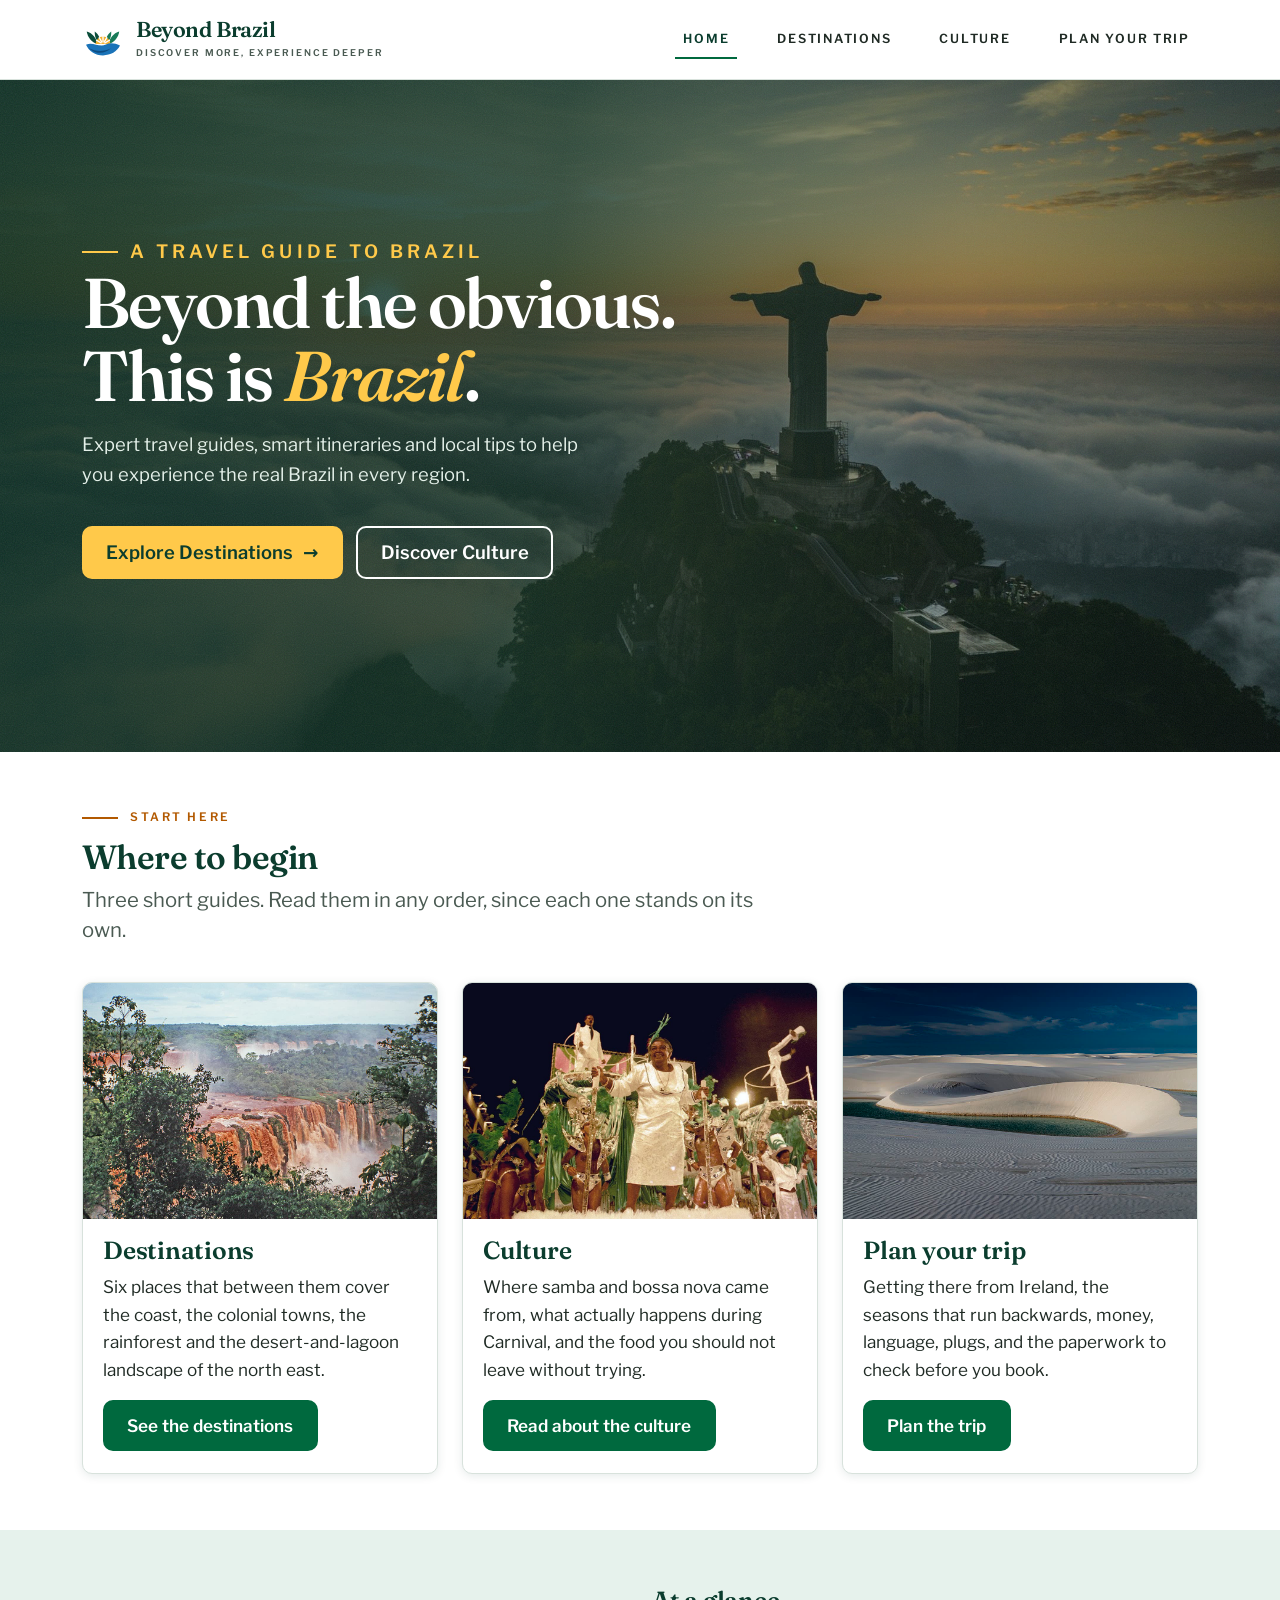
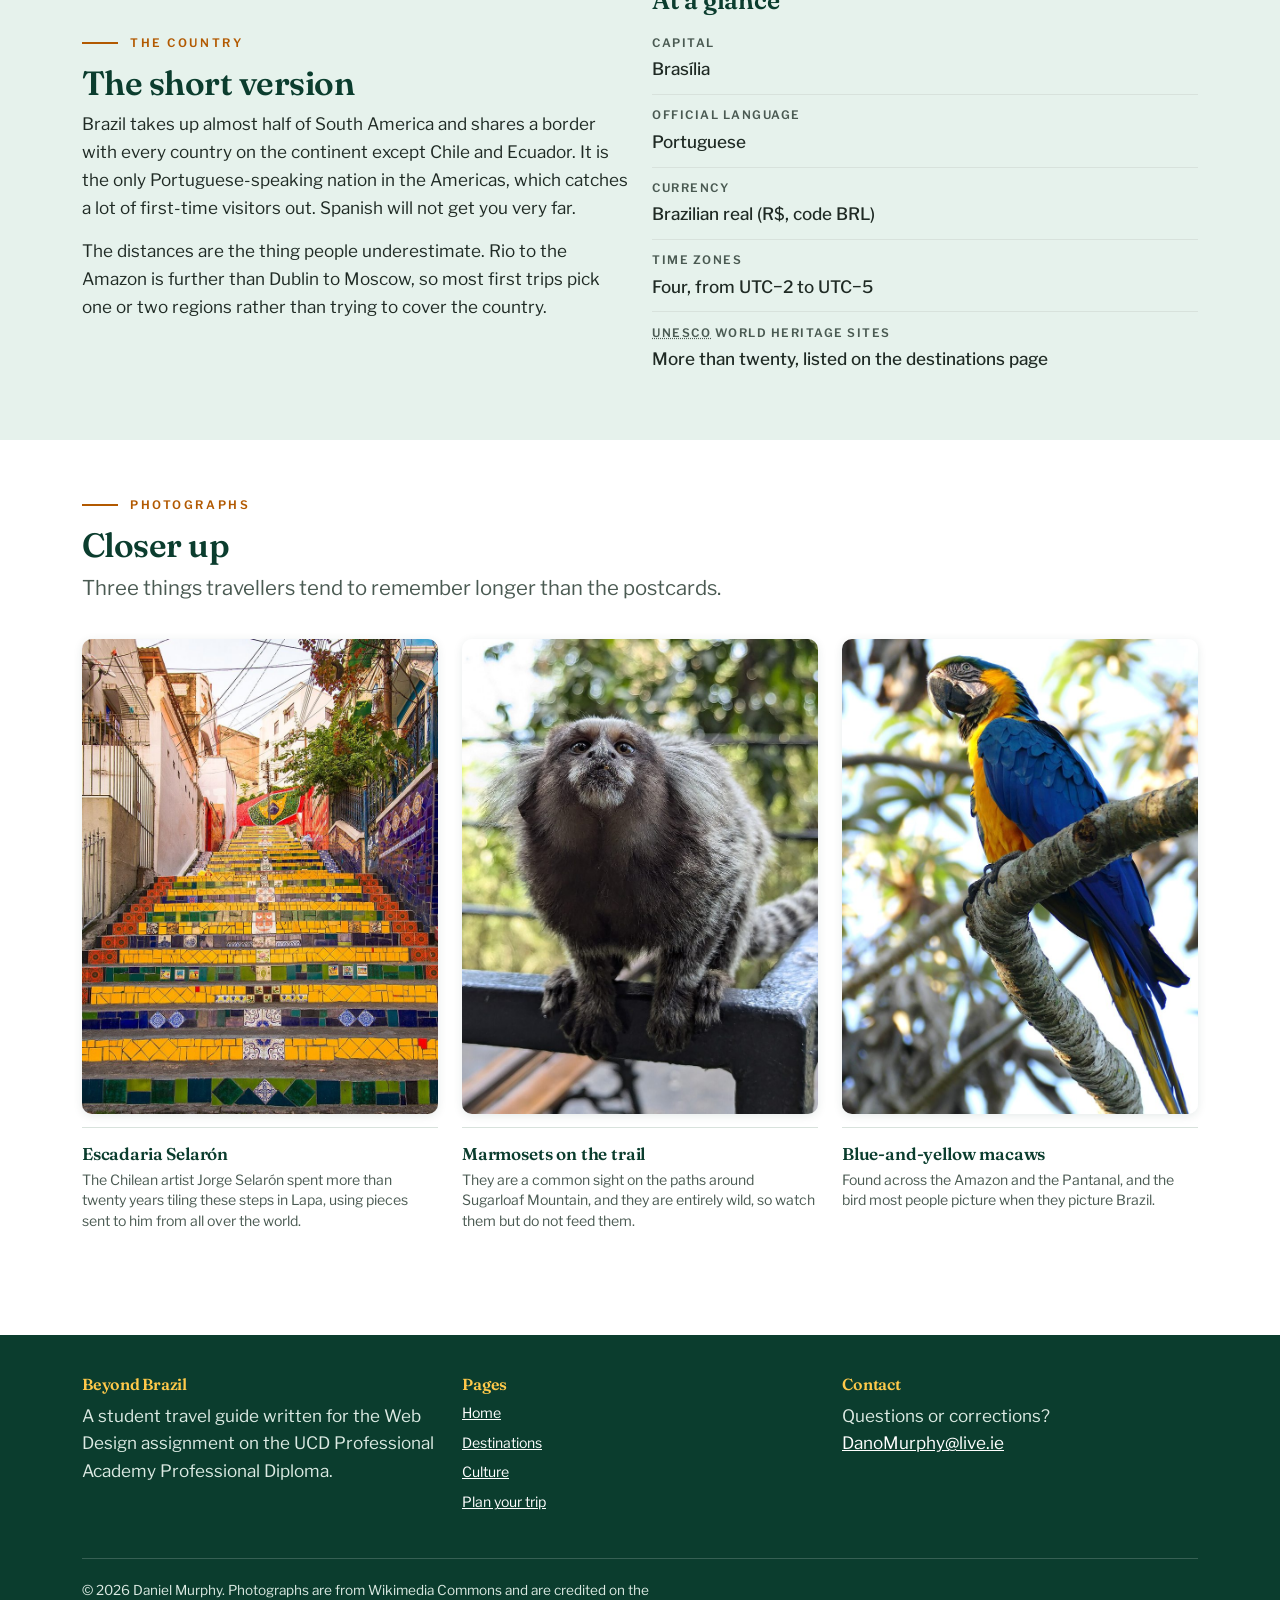
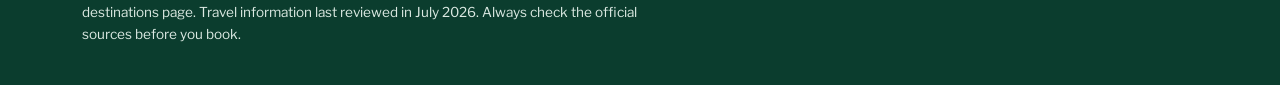
<file: index.html>
<!DOCTYPE html>
<html lang="en">
<head>
  <meta charset="utf-8">
  <meta name="viewport" content="width=device-width, initial-scale=1">
  <meta name="description" content="Beyond Brazil is a plain-English travel guide for first-time visitors from Ireland: where to go, what the culture is like, and how to plan the trip.">
  <meta name="author" content="Daniel Murphy">
  <meta name="keywords" content="Brazil, travel guide, Rio de Janeiro, Iguacu, Salvador, Amazon, trip planning">
  <meta name="theme-color" content="#00693E">
  <title>Beyond Brazil | Travel guide for first-time visitors</title>

  <!-- Canonical URL, so search engines index one version of the page -->
  <link rel="canonical" href="https://danielmurphy2022.github.io/brazil-travel-guide/">

  <!-- Open Graph tags - what shows up when the page is shared -->
  <meta property="og:type" content="website">
  <meta property="og:locale" content="en_IE">
  <meta property="og:site_name" content="Beyond Brazil">
  <meta property="og:title" content="Beyond Brazil | Travel guide for first-time visitors">
  <meta property="og:description" content="Where to go, what the culture is like, and how to plan a first trip to Brazil from Ireland.">
  <meta property="og:url" content="https://danielmurphy2022.github.io/brazil-travel-guide/">
  <meta property="og:image" content="https://danielmurphy2022.github.io/brazil-travel-guide/images/hero-cristo.jpg">
  <meta property="og:image:alt" content="Christ the Redeemer in silhouette against a sunset, above a sea of cloud">
  <meta name="twitter:card" content="summary_large_image">

  <!-- Fonts: Fraunces for headings, Libre Franklin for body text -->
  <link rel="preconnect" href="https://fonts.googleapis.com">
  <link rel="preconnect" href="https://fonts.gstatic.com" crossorigin>
  <link rel="stylesheet" href="https://fonts.googleapis.com/css2?family=Fraunces:opsz,wght@9..144,500;9..144,600;9..144,700&amp;family=Libre+Franklin:ital,wght@0,400;0,500;0,600;1,400&amp;display=swap">

  <!-- Bootstrap 5 for the grid and the collapsing navbar. The integrity
       hash lets the browser check the file was not tampered with. -->
  <link rel="stylesheet" href="https://cdn.jsdelivr.net/npm/bootstrap@5.3.3/dist/css/bootstrap.min.css"
        integrity="sha384-QWTKZyjpPEjISv5WaRU9OFeRpok6YctnYmDr5pNlyT2bRjXh0JMhjY6hW+ALEwIH"
        crossorigin="anonymous">
  <!-- My stylesheet goes last so it can override Bootstrap -->
  <link rel="stylesheet" href="css/style.css">
  <link rel="icon" href="images/logo.svg" type="image/svg+xml">
  <!-- Preload the hero photo so the top of the page is not blank -->
  <link rel="preload" as="image" href="images/hero-cristo.jpg">
</head>

<body>
  <!-- Lets keyboard users skip past the navigation -->
  <a class="skip-link" href="#main">Skip to main content</a>

  <!-- Banner / logo area. Same on every page. -->
  <header class="site-header">
    <nav class="navbar navbar-expand-lg site-nav" aria-label="Main navigation">
      <div class="container">
        <a class="navbar-brand" href="index.html">
          <img src="images/logo.svg" alt="Beyond Brazil logo" class="brand-logo" width="42" height="42">
          <span class="brand-lockup">
            <span class="brand-name">Beyond Brazil</span>
            <span class="brand-tagline">Discover more, experience deeper</span>
          </span>
        </a>

        <!-- A checkbox opens the menu instead of a script. Checking it is what
             reveals the list, and the label below is the button people see. -->
        <input class="nav-toggle visually-hidden" type="checkbox" id="navToggle">
        <label class="nav-toggle-label" for="navToggle">
          <span class="visually-hidden">Menu</span>
          <span class="nav-toggle-bars"></span>
        </label>

        <div class="collapse navbar-collapse" id="mainMenu">
          <ul class="navbar-nav ms-auto">
            <li class="nav-item"><a class="nav-link" href="index.html" aria-current="page">Home</a></li>
            <li class="nav-item"><a class="nav-link" href="html/destinations.html">Destinations</a></li>
            <li class="nav-item"><a class="nav-link" href="html/culture.html">Culture</a></li>
            <li class="nav-item"><a class="nav-link" href="html/plan-your-trip.html">Plan your trip</a></li>
          </ul>
        </div>
      </div>
    </nav>
  </header>

  <main id="main">
    <!-- Hero. Photo is a CSS background so the heading stays real text. -->
    <section class="hero">
      <div class="container">
        <div class="hero-inner">
          <p class="eyebrow">A travel guide to Brazil</p>
          <h1>Beyond the obvious.<br>This is <span class="hero-accent">Brazil</span>.</h1>
          <p>
            Expert travel guides, smart itineraries and local tips to help you experience
            the real Brazil in every region.
          </p>
          <p class="hero-actions">
            <a class="btn-brand btn-amber" href="html/destinations.html">
              Explore Destinations <span class="btn-arrow" aria-hidden="true">&rarr;</span>
            </a>
            <a class="btn-brand btn-ghost" href="html/culture.html">Discover Culture</a>
          </p>
        </div>
      </div>
    </section>

    <!-- One card per content page. Bootstrap grid: full width on a phone,
         three across from the medium breakpoint up. -->
    <section class="section">
      <div class="container">
        <p class="eyebrow">Start here</p>
        <h2>Where to begin</h2>
        <p class="section-intro">
          Three short guides. Read them in any order, since each one stands on its own.
        </p>

        <div class="row g-4">
          <div class="col-12 col-md-4">
            <article class="card-feature">
              <img src="images/iguacu.jpg" width="1200" height="800" loading="lazy" decoding="async"
                   alt="The Iguacu Falls dropping over a curved line of cliffs into rainforest">
              <div class="card-body-pad">
                <h3>Destinations</h3>
                <p>
                  Six places that between them cover the coast, the colonial towns,
                  the rainforest and the desert-and-lagoon landscape of the north east.
                </p>
                <a class="btn-brand" href="html/destinations.html">See the destinations</a>
              </div>
            </article>
          </div>

          <div class="col-12 col-md-4">
            <article class="card-feature">
              <img src="images/carnival.jpg" width="1200" height="766" loading="lazy" decoding="async"
                   alt="A woman in a white dress and green feather headpiece leads dancers on a float at the Rio Carnival">
              <div class="card-body-pad">
                <h3>Culture</h3>
                <p>
                  Where samba and bossa nova came from, what actually happens during
                  Carnival, and the food you should not leave without trying.
                </p>
                <a class="btn-brand" href="html/culture.html">Read about the culture</a>
              </div>
            </article>
          </div>

          <div class="col-12 col-md-4">
            <article class="card-feature">
              <img src="images/lencois.jpg" width="1200" height="800" loading="lazy" decoding="async"
                   alt="A turquoise lagoon between white sand dunes at Lencois Maranhenses">
              <div class="card-body-pad">
                <h3>Plan your trip</h3>
                <p>
                  Getting there from Ireland, the seasons that run backwards,
                  money, language, plugs, and the paperwork to check before you book.
                </p>
                <a class="btn-brand" href="html/plan-your-trip.html">Plan the trip</a>
              </div>
            </article>
          </div>
        </div>
      </div>
    </section>

    <!-- Quick facts. Two Bootstrap columns on desktop. -->
    <section class="section section-tint">
      <div class="container">
        <div class="row g-4 align-items-center">
          <div class="col-12 col-lg-6">
            <p class="eyebrow">The country</p>
            <h2>The short version</h2>
            <p>
              Brazil takes up almost half of South America and shares a border with every
              country on the continent except Chile and Ecuador. It is the only
              Portuguese-speaking nation in the Americas, which catches a lot of first-time
              visitors out. Spanish will not get you very far.
            </p>
            <p>
              The distances are the thing people underestimate. Rio to the Amazon is
              further than Dublin to Moscow, so most first trips pick one or two regions
              rather than trying to cover the country.
            </p>
          </div>

          <div class="col-12 col-lg-6">
            <h3>At a glance</h3>
            <ul class="fact-list">
              <li>
                <span class="fact-label">Capital</span>
                <span class="fact-value">Bras&iacute;lia</span>
              </li>
              <li>
                <span class="fact-label">Official language</span>
                <span class="fact-value">Portuguese</span>
              </li>
              <li>
                <span class="fact-label">Currency</span>
                <span class="fact-value">Brazilian real (R$, code BRL)</span>
              </li>
              <li>
                <span class="fact-label">Time zones</span>
                <span class="fact-value">Four, from UTC&minus;2 to UTC&minus;5</span>
              </li>
              <li>
                <span class="fact-label">
                  <abbr title="United Nations Educational, Scientific and Cultural Organization">UNESCO</abbr>
                  World Heritage Sites
                </span>
                <span class="fact-value">More than twenty, listed on the destinations page</span>
              </li>
            </ul>
          </div>
        </div>
      </div>
    </section>

    <!-- Three portrait photos. figure + figcaption for image and caption. -->
    <section class="section">
      <div class="container">
        <p class="eyebrow">Photographs</p>
        <h2>Closer up</h2>
        <p class="section-intro">
          Three things travellers tend to remember longer than the postcards.
        </p>

        <ul class="photo-strip">
          <li>
            <figure>
              <img src="images/escadaria.jpg" width="800" height="1067" loading="lazy" decoding="async"
                   alt="The tiled Selaron Steps in Rio, climbing between old houses">
              <figcaption>
                <strong>Escadaria Selar&oacute;n</strong>
                The Chilean artist Jorge Selar&oacute;n spent more than twenty years tiling
                these steps in Lapa, using pieces sent to him from all over the world.
              </figcaption>
            </figure>
          </li>
          <li>
            <figure>
              <img src="images/sagui.jpg" width="800" height="1067" loading="lazy" decoding="async"
                   alt="A marmoset sitting on a handrail on the Sugarloaf trail">
              <figcaption>
                <strong>Marmosets on the trail</strong>
                They are a common sight on the paths around Sugarloaf Mountain, and they
                are entirely wild, so watch them but do not feed them.
              </figcaption>
            </figure>
          </li>
          <li>
            <figure>
              <img src="images/arara.jpg" width="800" height="1067" loading="lazy" decoding="async"
                   alt="A blue-and-yellow macaw perched on a branch">
              <figcaption>
                <strong>Blue-and-yellow macaws</strong>
                Found across the Amazon and the Pantanal, and the bird most people picture
                when they picture Brazil.
              </figcaption>
            </figure>
          </li>
        </ul>
      </div>
    </section>
  </main>

  <!-- Footer, with the contact section. Same on every page. -->
  <footer class="site-footer">
    <div class="container">
      <div class="row g-4">
        <div class="col-12 col-md-4">
          <h2>Beyond Brazil</h2>
          <p>
            A student travel guide written for the Web Design assignment on the
            UCD Professional Academy Professional Diploma.
          </p>
        </div>

        <div class="col-6 col-md-4">
          <h3>Pages</h3>
          <ul class="footer-list">
            <li><a href="index.html">Home</a></li>
            <li><a href="html/destinations.html">Destinations</a></li>
            <li><a href="html/culture.html">Culture</a></li>
            <li><a href="html/plan-your-trip.html">Plan your trip</a></li>
          </ul>
        </div>

        <!-- Required contact section with the e-mail link -->
        <div class="col-6 col-md-4">
          <h3>Contact</h3>
          <address>
            Questions or corrections?<br>
            <a href="mailto:DanoMurphy@live.ie">DanoMurphy@live.ie</a>
          </address>
        </div>
      </div>

      <div class="footer-bottom">
        <p>
          &copy; 2026 Daniel Murphy. Photographs are from Wikimedia Commons and are
          credited on the destinations page.
          Travel information last reviewed in <time datetime="2026-07">July 2026</time>.
          Always check the official sources before you book.
        </p>
      </div>
    </div>
  </footer>

</body>
</html>
</file>
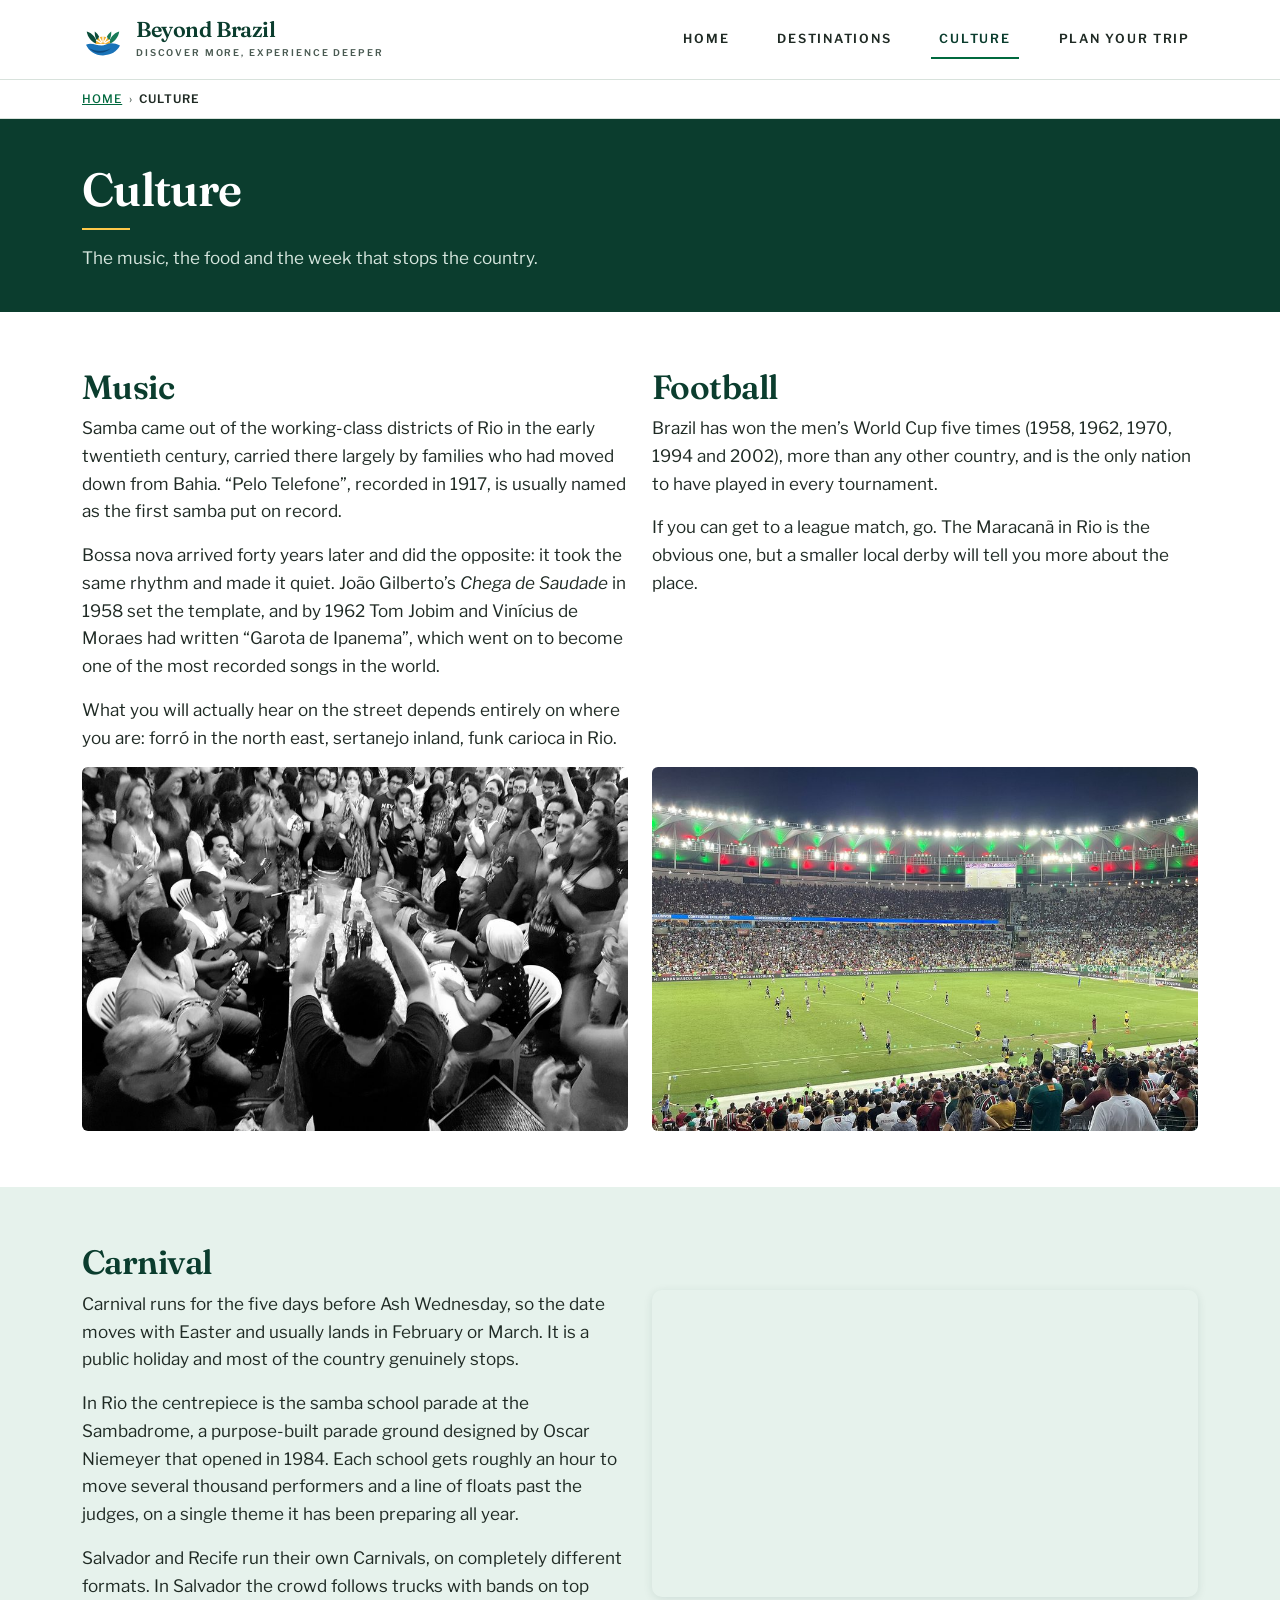
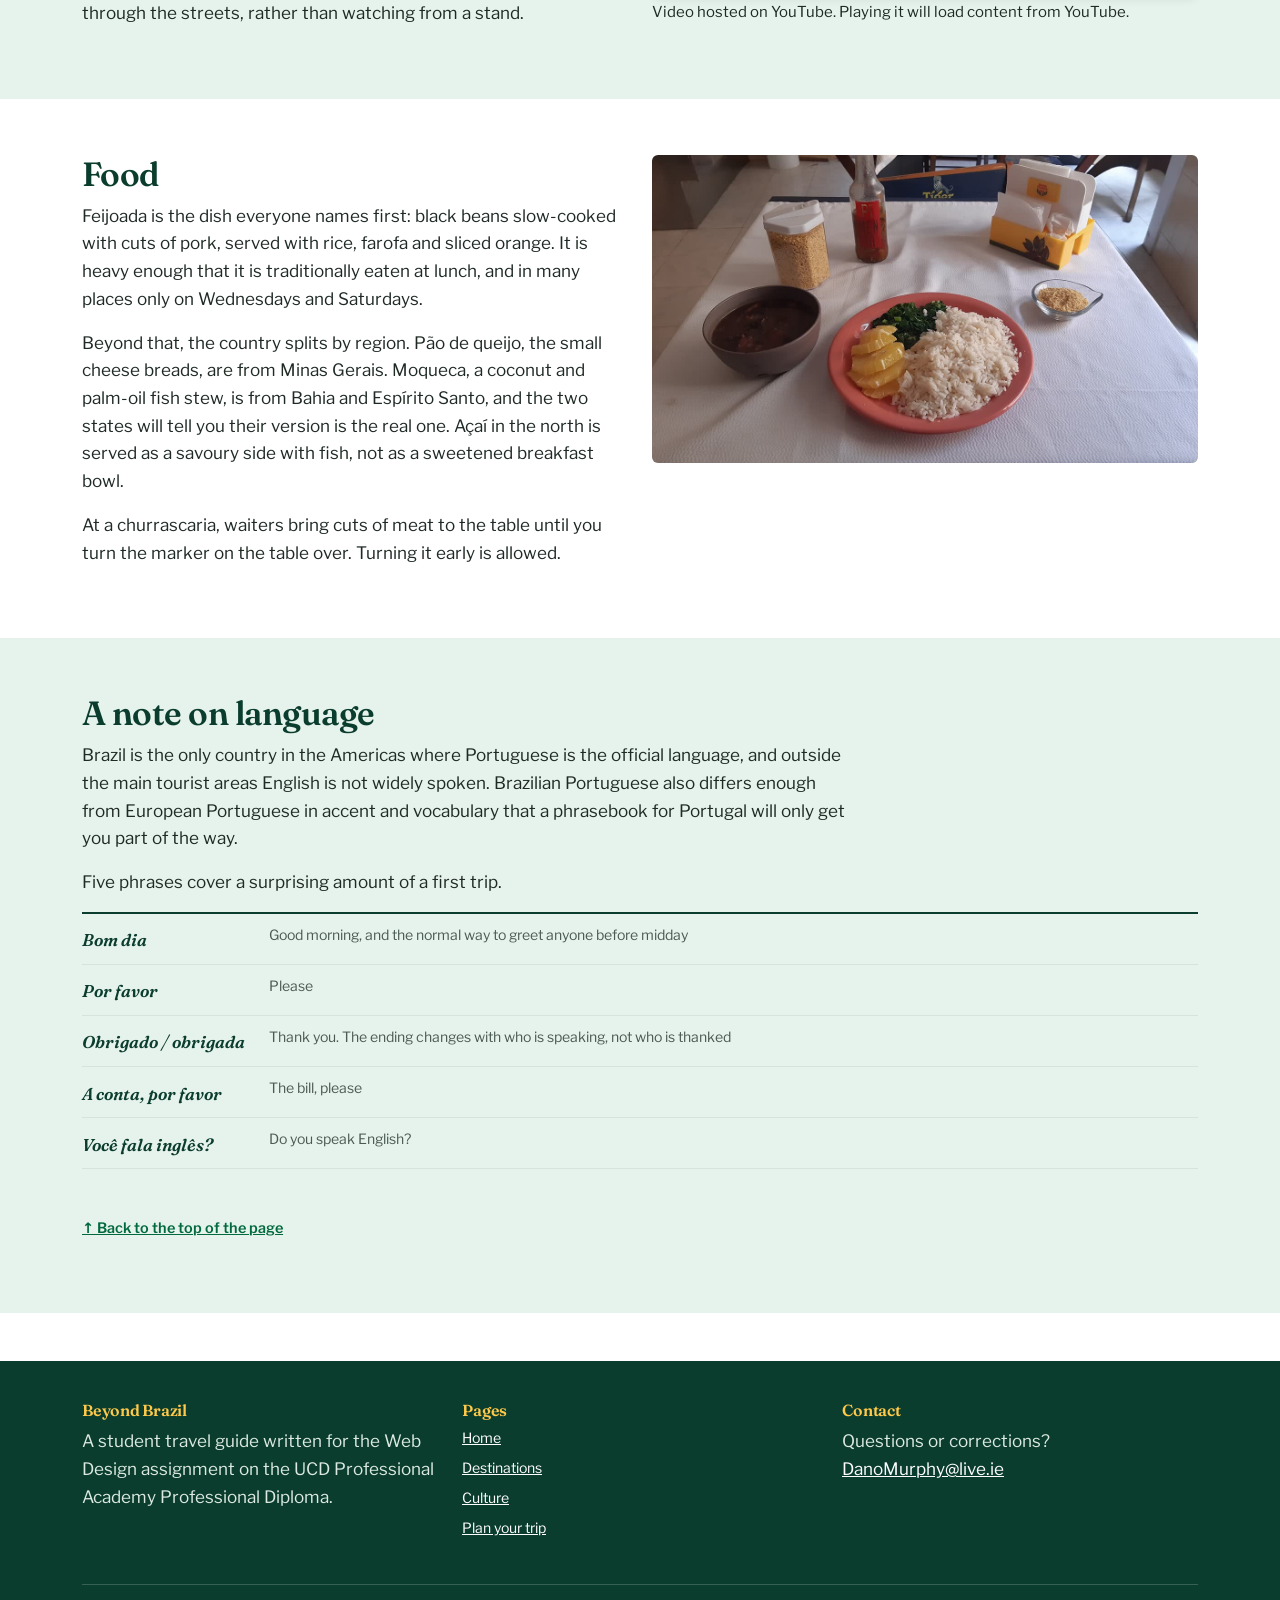
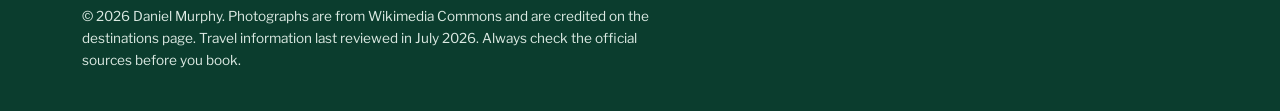
<file: html/culture.html>
<!DOCTYPE html>
<html lang="en">
<head>
  <meta charset="utf-8">
  <meta name="viewport" content="width=device-width, initial-scale=1">
  <meta name="description" content="An introduction to Brazilian culture for visitors: where samba and bossa nova came from, what happens during Carnival, the food worth seeking out, and why football matters.">
  <meta name="author" content="Daniel Murphy">
  <meta name="keywords" content="Brazilian culture, samba, bossa nova, Carnival, feijoada, Brazilian food, football">
  <meta name="theme-color" content="#00693E">
  <title>Culture | Beyond Brazil</title>

  <!-- Canonical URL, so search engines index one version of the page -->
  <link rel="canonical" href="https://danielmurphy2022.github.io/brazil-travel-guide/html/culture.html">

  <!-- Open Graph tags - what shows up when the page is shared -->
  <meta property="og:type" content="article">
  <meta property="og:locale" content="en_IE">
  <meta property="og:site_name" content="Beyond Brazil">
  <meta property="og:title" content="Culture | Beyond Brazil">
  <meta property="og:description" content="Music, football, Carnival and food: what Brazilian culture actually looks like to a visitor.">
  <meta property="og:url" content="https://danielmurphy2022.github.io/brazil-travel-guide/html/culture.html">
  <meta property="og:image" content="https://danielmurphy2022.github.io/brazil-travel-guide/images/carnival.jpg">
  <meta property="og:image:alt" content="Performers in white and green costumes on a decorated float at the Rio Carnival parade">
  <meta name="twitter:card" content="summary_large_image">

  <!-- Fonts: Fraunces for headings, Libre Franklin for body text -->
  <link rel="preconnect" href="https://fonts.googleapis.com">
  <link rel="preconnect" href="https://fonts.gstatic.com" crossorigin>
  <link rel="stylesheet" href="https://fonts.googleapis.com/css2?family=Fraunces:opsz,wght@9..144,500;9..144,600;9..144,700&amp;family=Libre+Franklin:ital,wght@0,400;0,500;0,600;1,400&amp;display=swap">

  <!-- Bootstrap 5 for the grid and the collapsing navbar. The integrity
       hash lets the browser check the file was not tampered with. -->
  <link rel="stylesheet" href="https://cdn.jsdelivr.net/npm/bootstrap@5.3.3/dist/css/bootstrap.min.css"
        integrity="sha384-QWTKZyjpPEjISv5WaRU9OFeRpok6YctnYmDr5pNlyT2bRjXh0JMhjY6hW+ALEwIH"
        crossorigin="anonymous">
  <!-- My stylesheet goes last so it can override Bootstrap -->
  <link rel="stylesheet" href="../css/style.css">
  <link rel="icon" href="../images/logo.svg" type="image/svg+xml">
</head>

<body>
  <a class="skip-link" href="#main">Skip to main content</a>

  <!-- Banner / logo area. Same on every page. -->
  <header class="site-header">
    <nav class="navbar navbar-expand-lg site-nav" aria-label="Main navigation">
      <div class="container">
        <a class="navbar-brand" href="../index.html">
          <img src="../images/logo.svg" alt="Beyond Brazil logo" class="brand-logo" width="42" height="42">
          <span class="brand-lockup">
            <span class="brand-name">Beyond Brazil</span>
            <span class="brand-tagline">Discover more, experience deeper</span>
          </span>
        </a>

        <!-- A checkbox opens the menu instead of a script. Checking it is what
             reveals the list, and the label below is the button people see. -->
        <input class="nav-toggle visually-hidden" type="checkbox" id="navToggle">
        <label class="nav-toggle-label" for="navToggle">
          <span class="visually-hidden">Menu</span>
          <span class="nav-toggle-bars"></span>
        </label>

        <div class="collapse navbar-collapse" id="mainMenu">
          <ul class="navbar-nav ms-auto">
            <li class="nav-item"><a class="nav-link" href="../index.html">Home</a></li>
            <li class="nav-item"><a class="nav-link" href="destinations.html">Destinations</a></li>
            <li class="nav-item"><a class="nav-link" href="culture.html" aria-current="page">Culture</a></li>
            <li class="nav-item"><a class="nav-link" href="plan-your-trip.html">Plan your trip</a></li>
          </ul>
        </div>
      </div>
    </nav>
  </header>

  <!-- Breadcrumb: shows where this page sits in the site -->
  <div class="breadcrumb-bar">
    <div class="container">
      <nav aria-label="Breadcrumb">
        <ol class="breadcrumb-list">
          <li><a href="../index.html">Home</a></li>
          <li><span aria-current="page">Culture</span></li>
        </ol>
      </nav>
    </div>
  </div>

  <main id="main">
    <section class="page-hero">
      <div class="container">
        <h1>Culture</h1>
        <p>The music, the food and the week that stops the country.</p>
      </div>
    </section>

    <section class="section">
      <div class="container">
        <!-- Equal columns, and each one is a flex column so that mt-auto can push
             the photograph to the bottom. Music has a paragraph more than Football,
             so without this the two photographs would not line up. -->
        <div class="row g-4">
          <div class="col-12 col-lg-6 d-flex flex-column">
            <h2>Music</h2>
            <p>
              Samba came out of the working-class districts of Rio in the early twentieth
              century, carried there largely by families who had moved down from Bahia.
              &ldquo;<span lang="pt-BR">Pelo Telefone</span>&rdquo;, recorded in 1917, is
              usually named as the first samba put on record.
            </p>
            <p>
              Bossa nova arrived forty years later and did the opposite: it took the same
              rhythm and made it quiet. Jo&atilde;o Gilberto&rsquo;s
              <em lang="pt-BR">Chega de Saudade</em> in 1958 set the template, and by 1962
              Tom Jobim and Vin&iacute;cius de Moraes had written
              &ldquo;<span lang="pt-BR">Garota de Ipanema</span>&rdquo;, which went on to
              become one of the most recorded songs in the world.
            </p>
            <p>
              What you will actually hear on the street depends entirely on where you
              are: <span lang="pt-BR">forr&oacute;</span> in the north east,
              <span lang="pt-BR">sertanejo</span> inland,
              <span lang="pt-BR">funk carioca</span> in Rio.
            </p>
            <img src="../images/samba.jpg" width="900" height="600" loading="lazy" decoding="async"
                 alt="A samba circle in Rio, with pandeiro and cavaquinho players"
                 class="img-fluid rounded mt-auto">
          </div>

          <div class="col-12 col-lg-6 d-flex flex-column">
            <h2>Football</h2>
            <p>
              Brazil has won the men&rsquo;s World Cup five times (1958, 1962, 1970,
              1994 and 2002), more than any other country, and is the only nation to
              have played in every tournament.
            </p>
            <p>
              If you can get to a league match, go. The Maracan&atilde; in Rio is the obvious
              one, but a smaller local derby will tell you more about the place.
            </p>
            <img src="../images/maracana.jpg" width="900" height="600" loading="lazy" decoding="async"
                 alt="A full Maracana stadium at night during a Rio derby"
                 class="img-fluid rounded mt-auto">
          </div>
        </div>
      </div>
    </section>

    <!-- BONUS FEATURE - embedded YouTube video.
         Wrapped in .video-frame to keep it 16:9 at any width, otherwise it
         does not scale down on a phone. The title attribute tells a screen
         reader what is in the frame. -->
    <section class="section section-tint">
      <div class="container">
        <h2>Carnival</h2>

        <div class="row g-4">
          <div class="col-12 col-lg-6">
            <p>
              Carnival runs for the five days before Ash Wednesday, so the date moves with
              Easter and usually lands in February or March. It is a public holiday and
              most of the country genuinely stops.
            </p>
            <p>
              In Rio the centrepiece is the samba school parade at the Sambadrome, a
              purpose-built parade ground designed by Oscar Niemeyer that opened in 1984.
              Each school gets roughly an hour to move several thousand performers and a
              line of floats past the judges, on a single theme it has been preparing all
              year.
            </p>
            <p>
              Salvador and Recife run their own Carnivals, on completely different
              formats. In Salvador the crowd follows trucks with bands on top through the
              streets, rather than watching from a stand.
            </p>
          </div>

          <div class="col-12 col-lg-6">
            <div class="video-frame">
              <iframe
                src="https://www.youtube-nocookie.com/embed/AsNoHinDidU?cc_load_policy=1"
                title="Video: floats and costumes at the Rio Carnival samba school parade"
                width="560" height="315"
                loading="lazy"
                referrerpolicy="strict-origin-when-cross-origin"
                allow="accelerometer; autoplay; clipboard-write; encrypted-media; gyroscope; picture-in-picture"
                allowfullscreen>
              </iframe>
            </div>
            <p>
              <small>Video hosted on YouTube. Playing it will load content from YouTube.</small>
            </p>
          </div>
        </div>
      </div>
    </section>

    <section class="section">
      <div class="container">
        <div class="row g-4 align-items-start">
          <div class="col-12 col-lg-6">
            <h2>Food</h2>
            <p>
              <span lang="pt-BR">Feijoada</span> is the dish everyone names first: black
              beans slow-cooked with cuts
              of pork, served with rice, farofa and sliced orange. It is heavy enough that
              it is traditionally eaten at lunch, and in many places only on Wednesdays and
              Saturdays.
            </p>
            <p>
              Beyond that, the country splits by region.
              <span lang="pt-BR">P&atilde;o de queijo</span>, the small cheese breads, are
              from Minas Gerais. <span lang="pt-BR">Moqueca</span>, a coconut and palm-oil
              fish stew, is from Bahia and Esp&iacute;rito Santo, and the two states will
              tell you their version is the real one.
              <span lang="pt-BR">A&ccedil;a&iacute;</span> in the north is served as a
              savoury side with fish, not as a sweetened breakfast bowl.
            </p>
            <p>
              At a <span lang="pt-BR">churrascaria</span>, waiters bring cuts of meat to
              the table until you turn the marker on the table over. Turning it early is
              allowed.
            </p>
          </div>

          <div class="col-12 col-lg-6">
            <img src="../images/food.jpg" width="1200" height="676" loading="lazy" decoding="async"
                 alt="A bowl of feijoada with rice, greens and slices of orange"
                 class="img-fluid rounded">
          </div>
        </div>
      </div>
    </section>

    <section class="section section-tint">
      <div class="container">
        <h2>A note on language</h2>
        <p>
          Brazil is the only country in the Americas where Portuguese is the official
          language, and outside the main tourist areas English is not widely spoken.
          Brazilian Portuguese also differs enough from European Portuguese in accent and
          vocabulary that a phrasebook for Portugal will only get you part of the way.
        </p>
        <p>
          Five phrases cover a surprising amount of a first trip.
        </p>

        <!-- lang="pt-BR" on each phrase so a screen reader says them in
             Portuguese instead of reading them as English -->
        <dl class="spec-list spec-list-phrases">
          <dt lang="pt-BR">Bom dia</dt>
          <dd>Good morning, and the normal way to greet anyone before midday</dd>

          <dt lang="pt-BR">Por favor</dt>
          <dd>Please</dd>

          <dt lang="pt-BR">Obrigado / obrigada</dt>
          <dd>Thank you. The ending changes with who is speaking, not who is thanked</dd>

          <dt lang="pt-BR">A conta, por favor</dt>
          <dd>The bill, please</dd>

          <dt lang="pt-BR">Voc&ecirc; fala ingl&ecirc;s?</dt>
          <dd>Do you speak English?</dd>
        </dl>

        <p><a class="to-top" href="#main">&uarr; Back to the top of the page</a></p>
      </div>
    </section>
  </main>

  <!-- Footer, with the contact section. Same on every page. -->
  <footer class="site-footer">
    <div class="container">
      <div class="row g-4">
        <div class="col-12 col-md-4">
          <h2>Beyond Brazil</h2>
          <p>
            A student travel guide written for the Web Design assignment on the
            UCD Professional Academy Professional Diploma.
          </p>
        </div>

        <div class="col-6 col-md-4">
          <h3>Pages</h3>
          <ul class="footer-list">
            <li><a href="../index.html">Home</a></li>
            <li><a href="destinations.html">Destinations</a></li>
            <li><a href="culture.html">Culture</a></li>
            <li><a href="plan-your-trip.html">Plan your trip</a></li>
          </ul>
        </div>

        <div class="col-6 col-md-4">
          <h3>Contact</h3>
          <address>
            Questions or corrections?<br>
            <a href="mailto:DanoMurphy@live.ie">DanoMurphy@live.ie</a>
          </address>
        </div>
      </div>

      <div class="footer-bottom">
        <p>
          &copy; 2026 Daniel Murphy. Photographs are from Wikimedia Commons and are
          credited on the destinations page.
          Travel information last reviewed in <time datetime="2026-07">July 2026</time>.
          Always check the official sources before you book.
        </p>
      </div>
    </div>
  </footer>

</body>
</html>
</file>
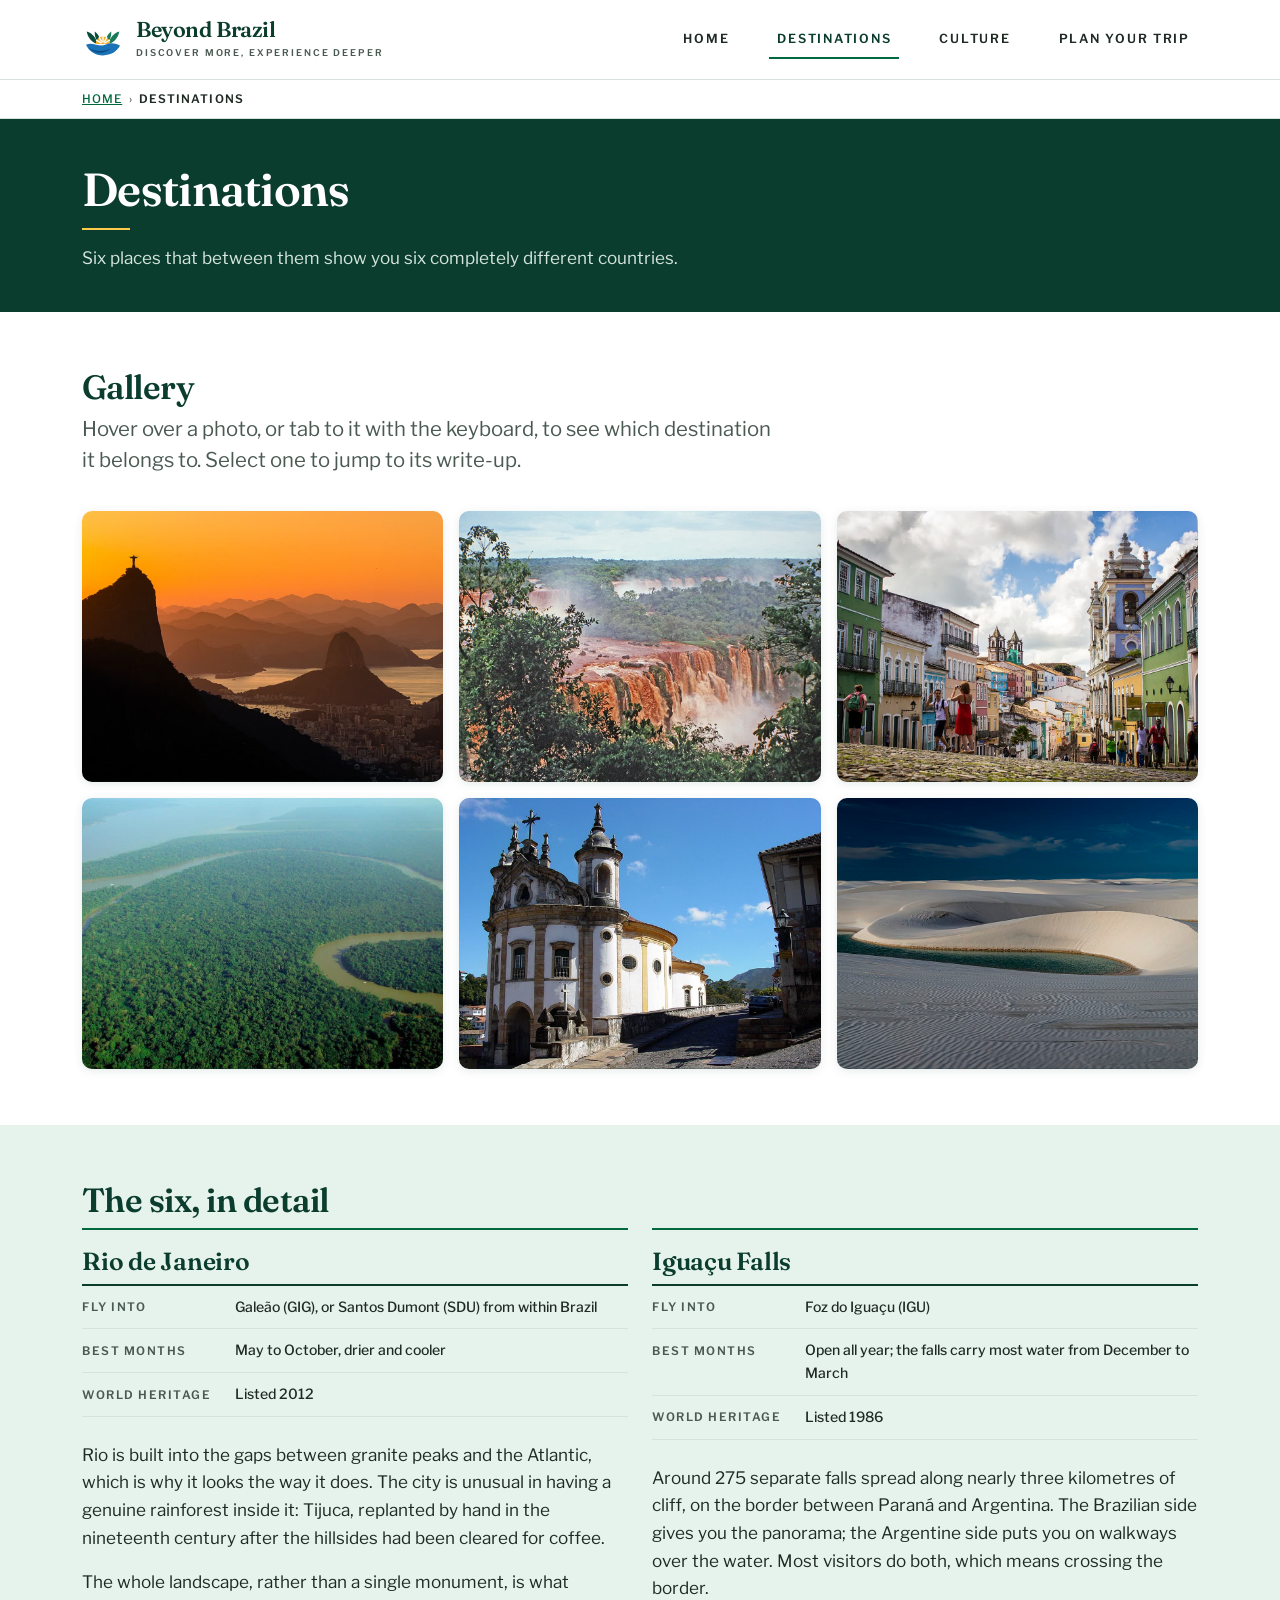
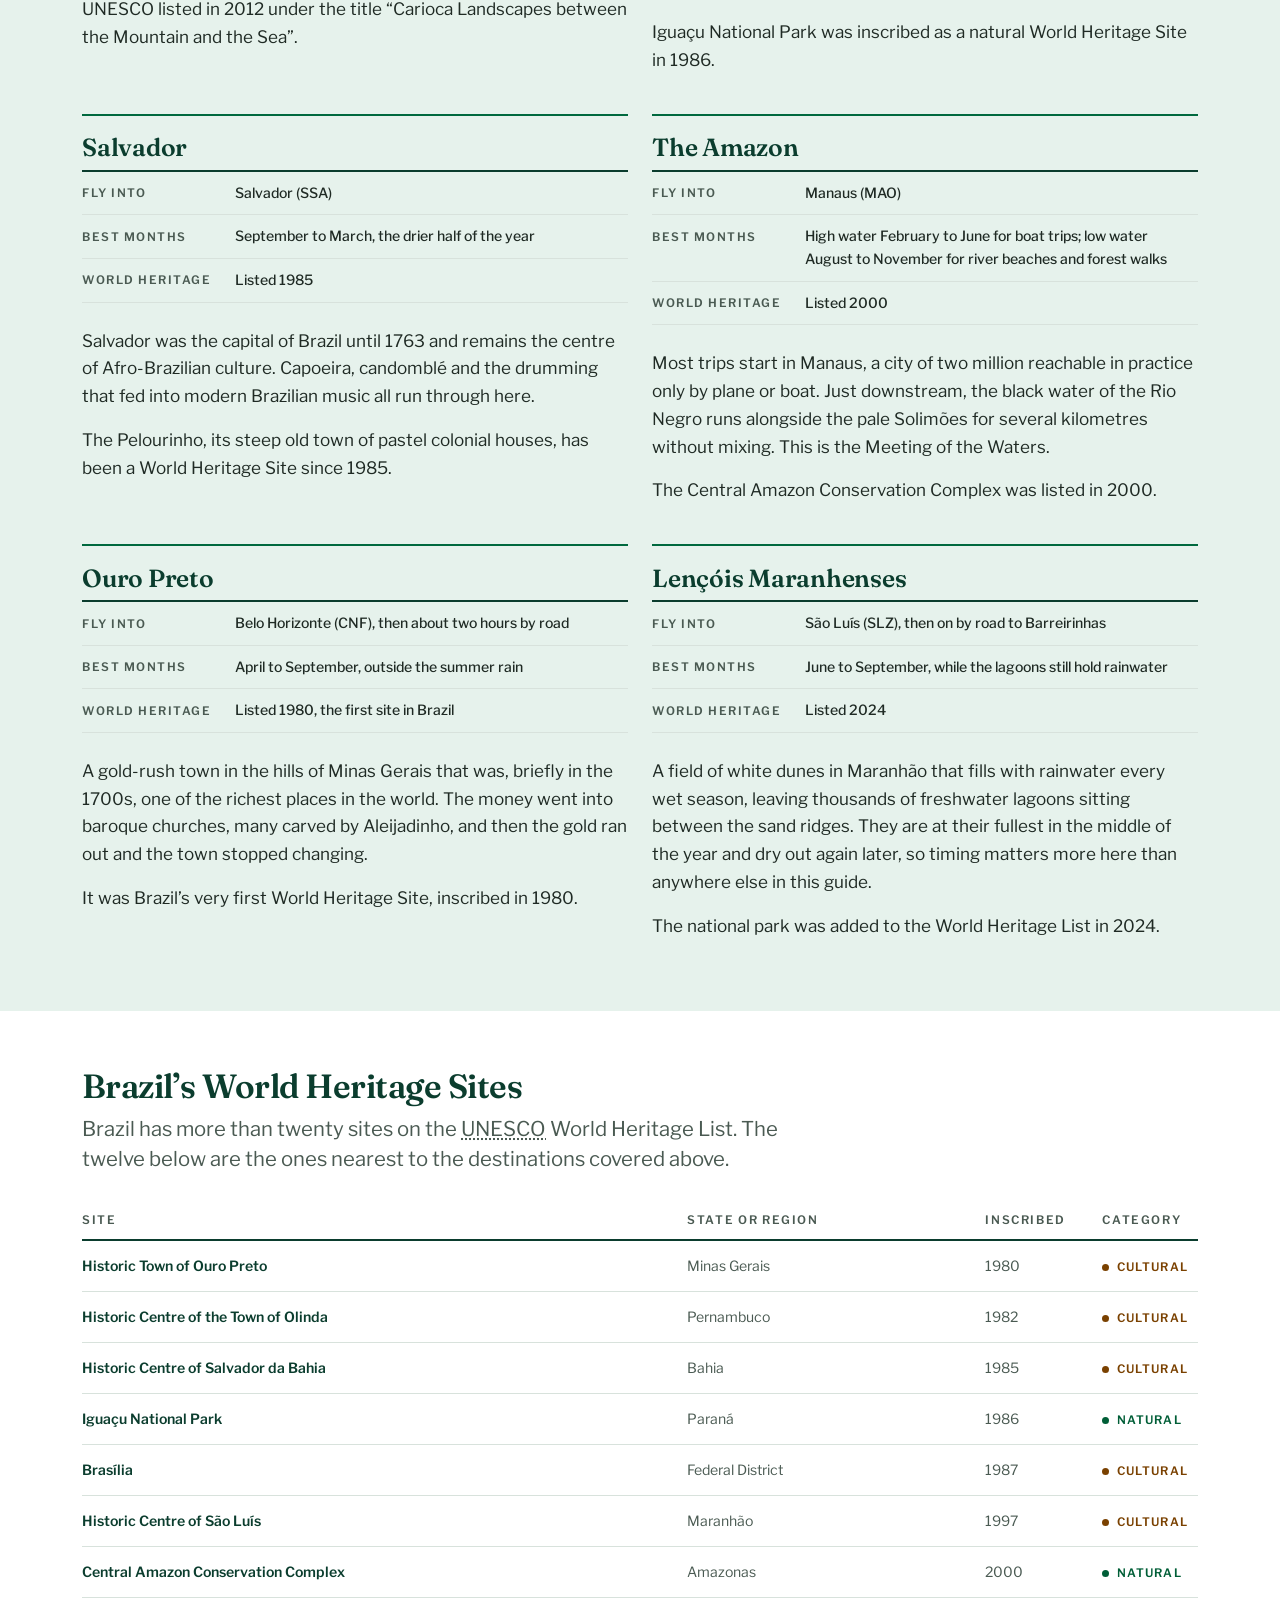
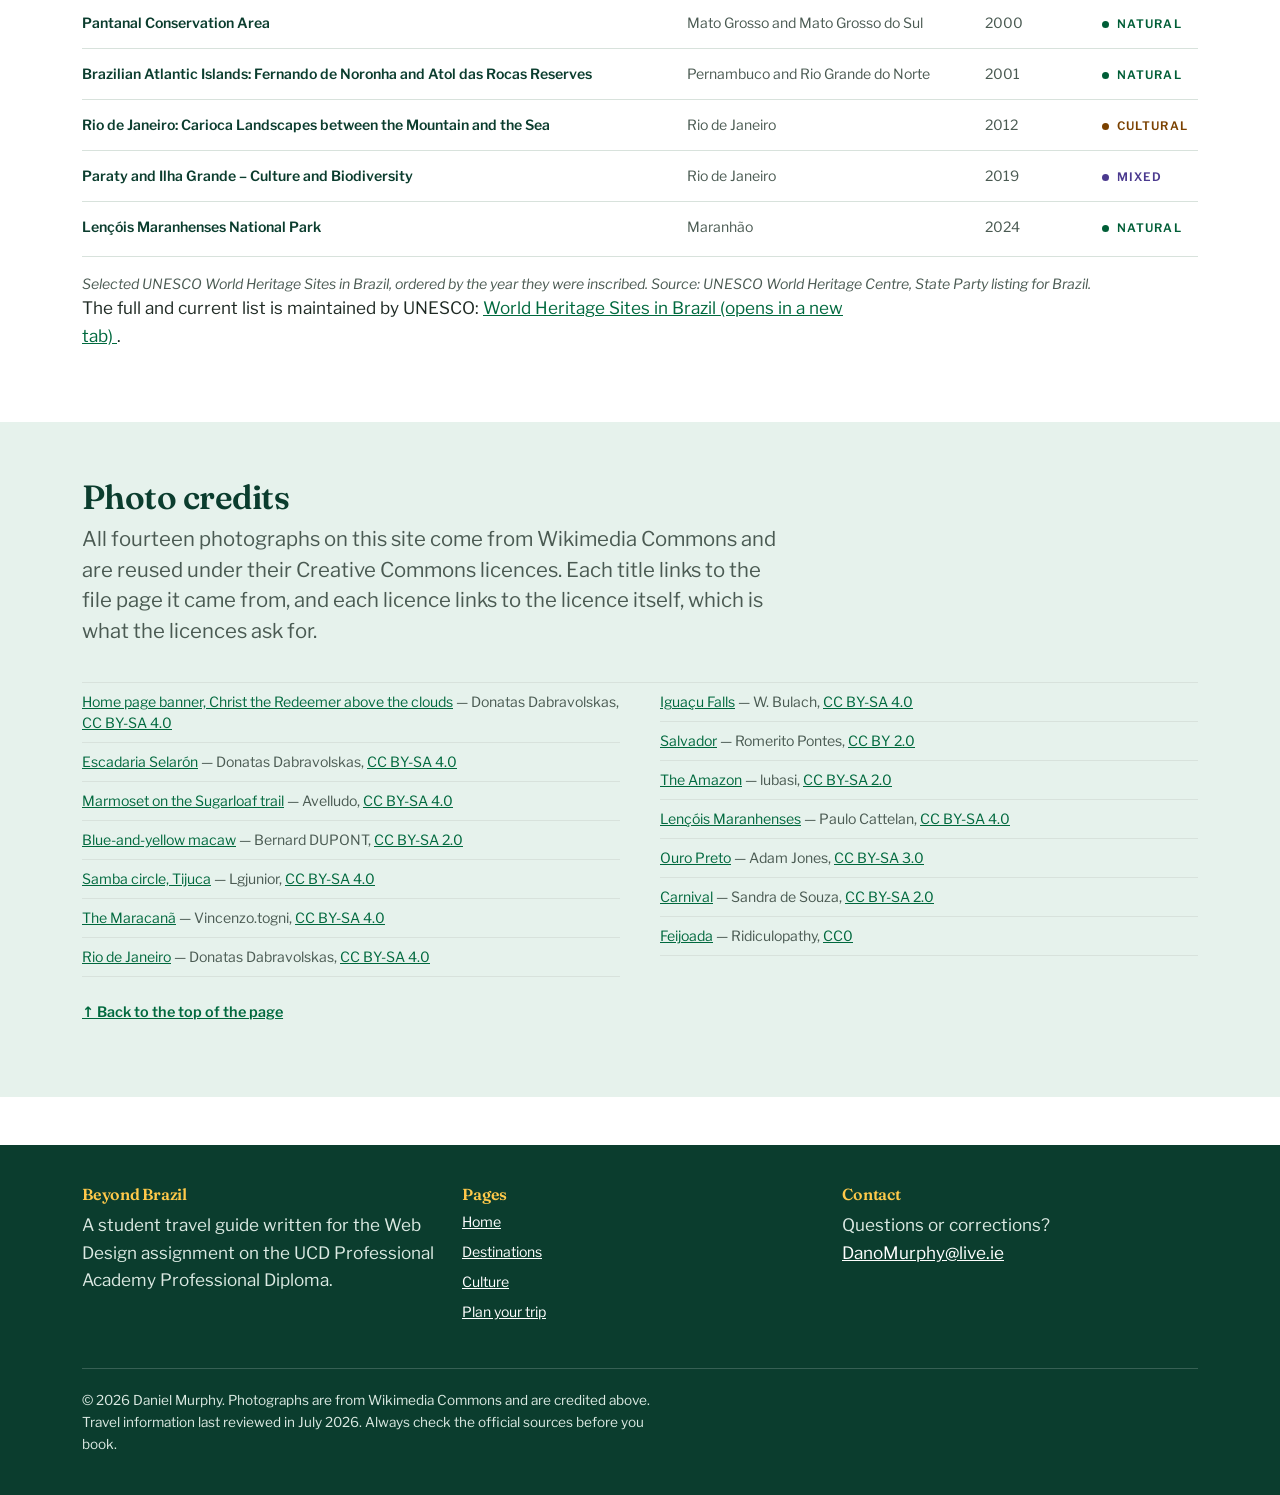
<file: html/destinations.html>
<!DOCTYPE html>
<html lang="en">
<head>
  <meta charset="utf-8">
  <meta name="viewport" content="width=device-width, initial-scale=1">
  <meta name="description" content="Six Brazilian destinations for a first trip - Rio de Janeiro, Iguacu Falls, Salvador, the Amazon, Ouro Preto and Lencois Maranhenses - plus a table of Brazil's UNESCO World Heritage Sites.">
  <meta name="author" content="Daniel Murphy">
  <meta name="keywords" content="Brazil destinations, Rio de Janeiro, Iguacu Falls, Salvador, Amazon, Ouro Preto, Lencois Maranhenses, UNESCO">
  <meta name="theme-color" content="#00693E">
  <title>Destinations | Beyond Brazil</title>

  <!-- Canonical URL, so search engines index one version of the page -->
  <link rel="canonical" href="https://danielmurphy2022.github.io/brazil-travel-guide/html/destinations.html">

  <!-- Open Graph tags - what shows up when the page is shared -->
  <meta property="og:type" content="article">
  <meta property="og:locale" content="en_IE">
  <meta property="og:site_name" content="Beyond Brazil">
  <meta property="og:title" content="Destinations | Beyond Brazil">
  <meta property="og:description" content="Six Brazilian destinations for a first trip, plus a table of the country's UNESCO World Heritage Sites.">
  <meta property="og:url" content="https://danielmurphy2022.github.io/brazil-travel-guide/html/destinations.html">
  <meta property="og:image" content="https://danielmurphy2022.github.io/brazil-travel-guide/images/iguacu.jpg">
  <meta property="og:image:alt" content="The Iguacu Falls dropping over a line of cliffs into rainforest">
  <meta name="twitter:card" content="summary_large_image">

  <!-- Fonts: Fraunces for headings, Libre Franklin for body text -->
  <link rel="preconnect" href="https://fonts.googleapis.com">
  <link rel="preconnect" href="https://fonts.gstatic.com" crossorigin>
  <link rel="stylesheet" href="https://fonts.googleapis.com/css2?family=Fraunces:opsz,wght@9..144,500;9..144,600;9..144,700&amp;family=Libre+Franklin:ital,wght@0,400;0,500;0,600;1,400&amp;display=swap">

  <!-- Bootstrap 5 for the grid and the collapsing navbar. The integrity
       hash lets the browser check the file was not tampered with. -->
  <link rel="stylesheet" href="https://cdn.jsdelivr.net/npm/bootstrap@5.3.3/dist/css/bootstrap.min.css"
        integrity="sha384-QWTKZyjpPEjISv5WaRU9OFeRpok6YctnYmDr5pNlyT2bRjXh0JMhjY6hW+ALEwIH"
        crossorigin="anonymous">
  <!-- My stylesheet goes last so it can override Bootstrap -->
  <link rel="stylesheet" href="../css/style.css">
  <link rel="icon" href="../images/logo.svg" type="image/svg+xml">
</head>

<body>
  <a class="skip-link" href="#main">Skip to main content</a>

  <!-- Banner / logo area. Same on every page. -->
  <header class="site-header">
    <nav class="navbar navbar-expand-lg site-nav" aria-label="Main navigation">
      <div class="container">
        <a class="navbar-brand" href="../index.html">
          <img src="../images/logo.svg" alt="Beyond Brazil logo" class="brand-logo" width="42" height="42">
          <span class="brand-lockup">
            <span class="brand-name">Beyond Brazil</span>
            <span class="brand-tagline">Discover more, experience deeper</span>
          </span>
        </a>

        <!-- A checkbox opens the menu instead of a script. Checking it is what
             reveals the list, and the label below is the button people see. -->
        <input class="nav-toggle visually-hidden" type="checkbox" id="navToggle">
        <label class="nav-toggle-label" for="navToggle">
          <span class="visually-hidden">Menu</span>
          <span class="nav-toggle-bars"></span>
        </label>

        <div class="collapse navbar-collapse" id="mainMenu">
          <ul class="navbar-nav ms-auto">
            <li class="nav-item"><a class="nav-link" href="../index.html">Home</a></li>
            <li class="nav-item"><a class="nav-link" href="destinations.html" aria-current="page">Destinations</a></li>
            <li class="nav-item"><a class="nav-link" href="culture.html">Culture</a></li>
            <li class="nav-item"><a class="nav-link" href="plan-your-trip.html">Plan your trip</a></li>
          </ul>
        </div>
      </div>
    </nav>
  </header>

  <!-- Breadcrumb: shows where this page sits in the site -->
  <div class="breadcrumb-bar">
    <div class="container">
      <nav aria-label="Breadcrumb">
        <ol class="breadcrumb-list">
          <li><a href="../index.html">Home</a></li>
          <li><span aria-current="page">Destinations</span></li>
        </ol>
      </nav>
    </div>
  </div>

  <main id="main">
    <section class="page-hero">
      <div class="container">
        <h1>Destinations</h1>
        <p>Six places that between them show you six completely different countries.</p>
      </div>
    </section>

    <!-- BONUS FEATURE - image gallery, CSS only.
         Each photo links down to its write-up. The caption is pushed out of
         the frame and slides back on hover or keyboard focus. No JavaScript
         - see section 9 of style.css. -->
    <section class="section">
      <div class="container">
        <h2>Gallery</h2>
        <p class="section-intro">
          Hover over a photo, or tab to it with the keyboard, to see which
          destination it belongs to. Select one to jump to its write-up.
        </p>

        <ul class="gallery">
          <li class="gallery-item">
            <a href="#rio">
              <img src="../images/hero-rio.jpg" width="1200" height="796" decoding="async"
                   alt="Christ the Redeemer against an orange sunset, with Sugarloaf Mountain behind">
              <span class="gallery-caption"><strong>Rio de Janeiro</strong> Mountains, bay and beaches</span>
            </a>
          </li>
          <li class="gallery-item">
            <a href="#iguacu">
              <img src="../images/iguacu.jpg" width="1200" height="800" decoding="async"
                   alt="The Iguacu Falls seen through rainforest, with mist rising off the cliffs">
              <span class="gallery-caption"><strong>Igua&ccedil;u Falls</strong> 275 drops on the Argentine border</span>
            </a>
          </li>
          <li class="gallery-item">
            <a href="#salvador">
              <img src="../images/salvador.jpg" width="1200" height="800" loading="lazy" decoding="async"
                   alt="Brightly painted colonial houses on a cobbled street in Salvador">
              <span class="gallery-caption"><strong>Salvador</strong> Brazil&rsquo;s first capital</span>
            </a>
          </li>
          <li class="gallery-item">
            <a href="#amazon">
              <img src="../images/amazon.jpg" width="1200" height="736" loading="lazy" decoding="async"
                   alt="A wide brown river winding through the Amazon rainforest, from the air">
              <span class="gallery-caption"><strong>The Amazon</strong> Rainforest and river cities</span>
            </a>
          </li>
          <li class="gallery-item">
            <a href="#ouro-preto">
              <img src="../images/ouro-preto.jpg" width="1200" height="900" loading="lazy" decoding="async"
                   alt="A white baroque church at the top of a cobbled street in Ouro Preto">
              <span class="gallery-caption"><strong>Ouro Preto</strong> A gold-rush town in the hills</span>
            </a>
          </li>
          <li class="gallery-item">
            <a href="#lencois">
              <img src="../images/lencois.jpg" width="1200" height="800" loading="lazy" decoding="async"
                   alt="A turquoise lagoon between white sand dunes at Lencois Maranhenses">
              <span class="gallery-caption"><strong>Len&ccedil;&oacute;is Maranhenses</strong> Dunes full of rainwater</span>
            </a>
          </li>
        </ul>
      </div>
    </section>

    <!-- ===== The six write-ups ===== -->
    <section class="section section-tint">
      <div class="container">
        <h2>The six, in detail</h2>

        <div class="row g-4">
          <article class="dest-entry col-12 col-lg-6" id="rio">
            <h3>Rio de Janeiro</h3>

            <!-- dl is the right element for label/value pairs like these -->
            <dl class="spec-list">
              <dt>Fly into</dt>
              <dd>Gale&atilde;o (GIG), or Santos Dumont (SDU) from within Brazil</dd>
              <dt>Best months</dt>
              <dd>May to October, drier and cooler</dd>
              <dt>World Heritage</dt>
              <dd>Listed 2012</dd>
            </dl>

            <p>
              Rio is built into the gaps between granite peaks and the Atlantic, which is
              why it looks the way it does. The city is unusual in having a genuine
              rainforest inside it: Tijuca, replanted by hand in the nineteenth
              century after the hillsides had been cleared for coffee.
            </p>
            <p>
              The whole landscape, rather than a single monument, is what UNESCO listed in
              2012 under the title &ldquo;Carioca Landscapes between the Mountain and the Sea&rdquo;.
            </p>
          </article>

          <article class="dest-entry col-12 col-lg-6" id="iguacu">
            <h3>Igua&ccedil;u Falls</h3>

            <dl class="spec-list">
              <dt>Fly into</dt>
              <dd>Foz do Igua&ccedil;u (IGU)</dd>
              <dt>Best months</dt>
              <dd>Open all year; the falls carry most water from December to March</dd>
              <dt>World Heritage</dt>
              <dd>Listed 1986</dd>
            </dl>

            <p>
              Around 275 separate falls spread along nearly three kilometres of cliff, on
              the border between Paran&aacute; and Argentina. The Brazilian side gives you the
              panorama; the Argentine side puts you on walkways over the water. Most
              visitors do both, which means crossing the border.
            </p>
            <p>
              Igua&ccedil;u National Park was inscribed as a natural World Heritage Site in 1986.
            </p>
          </article>

          <article class="dest-entry col-12 col-lg-6" id="salvador">
            <h3>Salvador</h3>

            <dl class="spec-list">
              <dt>Fly into</dt>
              <dd>Salvador (SSA)</dd>
              <dt>Best months</dt>
              <dd>September to March, the drier half of the year</dd>
              <dt>World Heritage</dt>
              <dd>Listed 1985</dd>
            </dl>

            <p>
              Salvador was the capital of Brazil until 1763 and remains the centre of
              Afro-Brazilian culture. Capoeira, candombl&eacute; and the drumming that fed into
              modern Brazilian music all run through here.
            </p>
            <p>
              The Pelourinho, its steep old town of pastel colonial houses, has been a
              World Heritage Site since 1985.
            </p>
          </article>

          <article class="dest-entry col-12 col-lg-6" id="amazon">
            <h3>The Amazon</h3>

            <dl class="spec-list">
              <dt>Fly into</dt>
              <dd>Manaus (MAO)</dd>
              <dt>Best months</dt>
              <dd>High water February to June for boat trips; low water August to November for river beaches and forest walks</dd>
              <dt>World Heritage</dt>
              <dd>Listed 2000</dd>
            </dl>

            <p>
              Most trips start in Manaus, a city of two million reachable in practice only
              by plane or boat. Just downstream, the black water of the Rio Negro runs
              alongside the pale Solim&otilde;es for several kilometres without mixing. This is
              the Meeting of the Waters.
            </p>
            <p>
              The Central Amazon Conservation Complex was listed in 2000.
            </p>
          </article>

          <article class="dest-entry col-12 col-lg-6" id="ouro-preto">
            <h3>Ouro Preto</h3>

            <dl class="spec-list">
              <dt>Fly into</dt>
              <dd>Belo Horizonte (CNF), then about two hours by road</dd>
              <dt>Best months</dt>
              <dd>April to September, outside the summer rain</dd>
              <dt>World Heritage</dt>
              <dd>Listed 1980, the first site in Brazil</dd>
            </dl>

            <p>
              A gold-rush town in the hills of Minas Gerais that was, briefly in the
              1700s, one of the richest places in the world. The money went into baroque
              churches, many carved by Aleijadinho, and then the gold ran out and the
              town stopped changing.
            </p>
            <p>
              It was Brazil&rsquo;s very first World Heritage Site, inscribed in 1980.
            </p>
          </article>

          <article class="dest-entry col-12 col-lg-6" id="lencois">
            <h3>Len&ccedil;&oacute;is Maranhenses</h3>

            <dl class="spec-list">
              <dt>Fly into</dt>
              <dd>S&atilde;o Lu&iacute;s (SLZ), then on by road to Barreirinhas</dd>
              <dt>Best months</dt>
              <dd>June to September, while the lagoons still hold rainwater</dd>
              <dt>World Heritage</dt>
              <dd>Listed 2024</dd>
            </dl>

            <p>
              A field of white dunes in Maranh&atilde;o that fills with rainwater every wet
              season, leaving thousands of freshwater lagoons sitting between the sand
              ridges. They are at their fullest in the middle of the year and dry out
              again later, so timing matters more here than anywhere else in this guide.
            </p>
            <p>
              The national park was added to the World Heritage List in 2024.
            </p>
          </article>
        </div>
      </div>
    </section>

    <!-- REQUIRED TABLE - real data, not a layout table.
         thead/tbody, scope on the headers and a caption, so a screen reader
         can read the structure properly. -->
    <section class="section">
      <div class="container">
        <h2>Brazil&rsquo;s World Heritage Sites</h2>
        <p class="section-intro">
          Brazil has more than twenty sites on the
          <abbr title="United Nations Educational, Scientific and Cultural Organization">UNESCO</abbr>
          World Heritage List. The
          twelve below are the ones nearest to the destinations covered above.
        </p>

        <!-- tabindex so the box can be scrolled with the keyboard too -->
        <div class="table-wrap" role="region" aria-label="Table of selected UNESCO World Heritage Sites in Brazil, scrollable sideways" tabindex="0">
          <table class="data-table">
            <caption>
              Selected UNESCO World Heritage Sites in Brazil, ordered by the year they
              were inscribed. Source: UNESCO World Heritage Centre, State Party listing
              for Brazil.
            </caption>
            <thead>
              <tr>
                <th scope="col">Site</th>
                <th scope="col">State or region</th>
                <th scope="col">Inscribed</th>
                <th scope="col">Category</th>
              </tr>
            </thead>
            <tbody>
              <tr>
                <th scope="row">Historic Town of Ouro Preto</th>
                <td>Minas Gerais</td>
                <td>1980</td>
                <td><span class="tag tag-cultural">Cultural</span></td>
              </tr>
              <tr>
                <th scope="row">Historic Centre of the Town of Olinda</th>
                <td>Pernambuco</td>
                <td>1982</td>
                <td><span class="tag tag-cultural">Cultural</span></td>
              </tr>
              <tr>
                <th scope="row">Historic Centre of Salvador da Bahia</th>
                <td>Bahia</td>
                <td>1985</td>
                <td><span class="tag tag-cultural">Cultural</span></td>
              </tr>
              <tr>
                <th scope="row">Igua&ccedil;u National Park</th>
                <td>Paran&aacute;</td>
                <td>1986</td>
                <td><span class="tag tag-natural">Natural</span></td>
              </tr>
              <tr>
                <th scope="row">Bras&iacute;lia</th>
                <td>Federal District</td>
                <td>1987</td>
                <td><span class="tag tag-cultural">Cultural</span></td>
              </tr>
              <tr>
                <th scope="row">Historic Centre of S&atilde;o Lu&iacute;s</th>
                <td>Maranh&atilde;o</td>
                <td>1997</td>
                <td><span class="tag tag-cultural">Cultural</span></td>
              </tr>
              <tr>
                <th scope="row">Central Amazon Conservation Complex</th>
                <td>Amazonas</td>
                <td>2000</td>
                <td><span class="tag tag-natural">Natural</span></td>
              </tr>
              <tr>
                <th scope="row">Pantanal Conservation Area</th>
                <td>Mato Grosso and Mato Grosso do Sul</td>
                <td>2000</td>
                <td><span class="tag tag-natural">Natural</span></td>
              </tr>
              <tr>
                <th scope="row">Brazilian Atlantic Islands: Fernando de Noronha and Atol das Rocas Reserves</th>
                <td>Pernambuco and Rio Grande do Norte</td>
                <td>2001</td>
                <td><span class="tag tag-natural">Natural</span></td>
              </tr>
              <tr>
                <th scope="row">Rio de Janeiro: Carioca Landscapes between the Mountain and the Sea</th>
                <td>Rio de Janeiro</td>
                <td>2012</td>
                <td><span class="tag tag-cultural">Cultural</span></td>
              </tr>
              <tr>
                <th scope="row">Paraty and Ilha Grande &ndash; Culture and Biodiversity</th>
                <td>Rio de Janeiro</td>
                <td>2019</td>
                <td><span class="tag tag-mixed">Mixed</span></td>
              </tr>
              <tr>
                <th scope="row">Len&ccedil;&oacute;is Maranhenses National Park</th>
                <td>Maranh&atilde;o</td>
                <td>2024</td>
                <td><span class="tag tag-natural">Natural</span></td>
              </tr>
            </tbody>
          </table>
        </div>

        <!-- Required external hyperlink, in a context where it makes sense -->
        <p>
          The full and current list is maintained by UNESCO:
          <a href="https://whc.unesco.org/en/statesparties/br" target="_blank" rel="noopener noreferrer">
            World Heritage Sites in Brazil (opens in a new tab)
          </a>.
        </p>
      </div>
    </section>

    <!-- Photo credits. The CC licences need attribution, so it goes here. -->
    <section class="section section-tint">
      <div class="container">
        <h2>Photo credits</h2>
        <p class="section-intro">
          All fourteen photographs on this site come from Wikimedia Commons and are reused
          under their Creative Commons licences. Each title links to the file page it came
          from, and each licence links to the licence itself, which is what the licences ask for.
        </p>
        <ul class="credits">
          <li><a href="https://commons.wikimedia.org/wiki/File:Redentor_Over_Clouds_1.jpg">Home page banner, Christ the Redeemer above the clouds</a> &mdash; Donatas Dabravolskas, <a href="https://creativecommons.org/licenses/by-sa/4.0/">CC BY-SA 4.0</a></li>
          <li><a href="https://commons.wikimedia.org/wiki/File:Colorful_Selaron_Stairs_3.jpg">Escadaria Selar&oacute;n</a> &mdash; Donatas Dabravolskas, <a href="https://creativecommons.org/licenses/by-sa/4.0/">CC BY-SA 4.0</a></li>
          <li><a href="https://commons.wikimedia.org/wiki/File:Sagui_na_trilha_do_P%C3%A3o_de_A%C3%A7%C3%BAcar_%282024-09-29%29_05.jpg">Marmoset on the Sugarloaf trail</a> &mdash; Avelludo, <a href="https://creativecommons.org/licenses/by-sa/4.0/">CC BY-SA 4.0</a></li>
          <li><a href="https://commons.wikimedia.org/wiki/File:Blue-and-yellow_Macaw_%28Ara_ararauna%29_%2827727994334%29.jpg">Blue-and-yellow macaw</a> &mdash; Bernard DUPONT, <a href="https://creativecommons.org/licenses/by-sa/2.0/">CC BY-SA 2.0</a></li>
          <li><a href="https://commons.wikimedia.org/wiki/File:Roda_de_Samba_no_Clube_do_Fumagueiros_-_Tijuca_-_Rio_de_Janeiro.jpg">Samba circle, Tijuca</a> &mdash; Lgjunior, <a href="https://creativecommons.org/licenses/by-sa/4.0/">CC BY-SA 4.0</a></li>
          <li><a href="https://commons.wikimedia.org/wiki/File:The_Maracan%C3%A3_Stadium_during_a_Cl%C3%A1ssico_dos_Gigantes_between_Fluminense_and_Vasco_da_Gama_in_May_2023.jpg">The Maracan&atilde;</a> &mdash; Vincenzo.togni, <a href="https://creativecommons.org/licenses/by-sa/4.0/">CC BY-SA 4.0</a></li>
          <li><a href="https://commons.wikimedia.org/wiki/File:Boca_da_Ba%C3%ADa_de_Guanabara_e_orlas_artificiais_-_Parque_do_Flamengo%2C_Fortes_Hist%C3%B3ricos_de_Niter%C3%B3i%2C_Monumento_Natural_do_P%C3%A3o_de_A%C3%A7%C3%BAcar%2C_orla_mar%C3%ADtima_de_Copacabana_-_Rio_de_Janeiro_-_20240623064031.jpg">Rio de Janeiro</a> &mdash; Donatas Dabravolskas, <a href="https://creativecommons.org/licenses/by-sa/4.0/">CC BY-SA 4.0</a></li>
          <li><a href="https://commons.wikimedia.org/wiki/File:00_1826_Iguazu_Falls_-_South_America%2C_Brazil.jpg">Igua&ccedil;u Falls</a> &mdash; W. Bulach, <a href="https://creativecommons.org/licenses/by-sa/4.0/">CC BY-SA 4.0</a></li>
          <li><a href="https://commons.wikimedia.org/wiki/File:-2015-08-09-_Salvador_43_Romerito_Pontes_%2819834934773%29.jpg">Salvador</a> &mdash; Romerito Pontes, <a href="https://creativecommons.org/licenses/by/2.0/">CC BY 2.0</a></li>
          <li><a href="https://commons.wikimedia.org/wiki/File:Aerial_view_of_the_Amazon_Rainforest.jpg">The Amazon</a> &mdash; lubasi, <a href="https://creativecommons.org/licenses/by-sa/2.0/">CC BY-SA 2.0</a></li>
          <li><a href="https://commons.wikimedia.org/wiki/File:Parque_Nacional_dos_Len%C3%A7%C3%B3is_Maranhenses_Paulo_Cattelan_%2803%29.jpg">Len&ccedil;&oacute;is Maranhenses</a> &mdash; Paulo Cattelan, <a href="https://creativecommons.org/licenses/by-sa/4.0/">CC BY-SA 4.0</a></li>
          <li><a href="https://commons.wikimedia.org/wiki/File:Church_in_Ouro_Preto_-_Minas_Gerais_-_Brazil_01.jpg">Ouro Preto</a> &mdash; Adam Jones, <a href="https://creativecommons.org/licenses/by-sa/3.0/">CC BY-SA 3.0</a></li>
          <li><a href="https://commons.wikimedia.org/wiki/File:Carnaval_1994_Unidos_da_Ponte_Homenageia_Dona_Zica_em_Desfile_na_Sapuca%C3%AD_no_Rio_de_Janeiro.jpg">Carnival</a> &mdash; Sandra de Souza, <a href="https://creativecommons.org/licenses/by-sa/2.0/">CC BY-SA 2.0</a></li>
          <li><a href="https://commons.wikimedia.org/wiki/File:Feijoada_%28Brazilian_dish%29%2C_S%C3%A3o_Lu%C3%ADs%2C_Maranh%C3%A3o.jpg">Feijoada</a> &mdash; Ridiculopathy, <a href="https://creativecommons.org/publicdomain/zero/1.0/">CC0</a></li>
        </ul>

        <p><a class="to-top" href="#main">&uarr; Back to the top of the page</a></p>
      </div>
    </section>
  </main>

  <!-- Footer, with the contact section. Same on every page. -->
  <footer class="site-footer">
    <div class="container">
      <div class="row g-4">
        <div class="col-12 col-md-4">
          <h2>Beyond Brazil</h2>
          <p>
            A student travel guide written for the Web Design assignment on the
            UCD Professional Academy Professional Diploma.
          </p>
        </div>

        <div class="col-6 col-md-4">
          <h3>Pages</h3>
          <ul class="footer-list">
            <li><a href="../index.html">Home</a></li>
            <li><a href="destinations.html">Destinations</a></li>
            <li><a href="culture.html">Culture</a></li>
            <li><a href="plan-your-trip.html">Plan your trip</a></li>
          </ul>
        </div>

        <div class="col-6 col-md-4">
          <h3>Contact</h3>
          <address>
            Questions or corrections?<br>
            <a href="mailto:DanoMurphy@live.ie">DanoMurphy@live.ie</a>
          </address>
        </div>
      </div>

      <div class="footer-bottom">
        <p>
          &copy; 2026 Daniel Murphy. Photographs are from Wikimedia Commons and are
          credited above.
          Travel information last reviewed in <time datetime="2026-07">July 2026</time>.
          Always check the official sources before you book.
        </p>
      </div>
    </div>
  </footer>

</body>
</html>
</file>
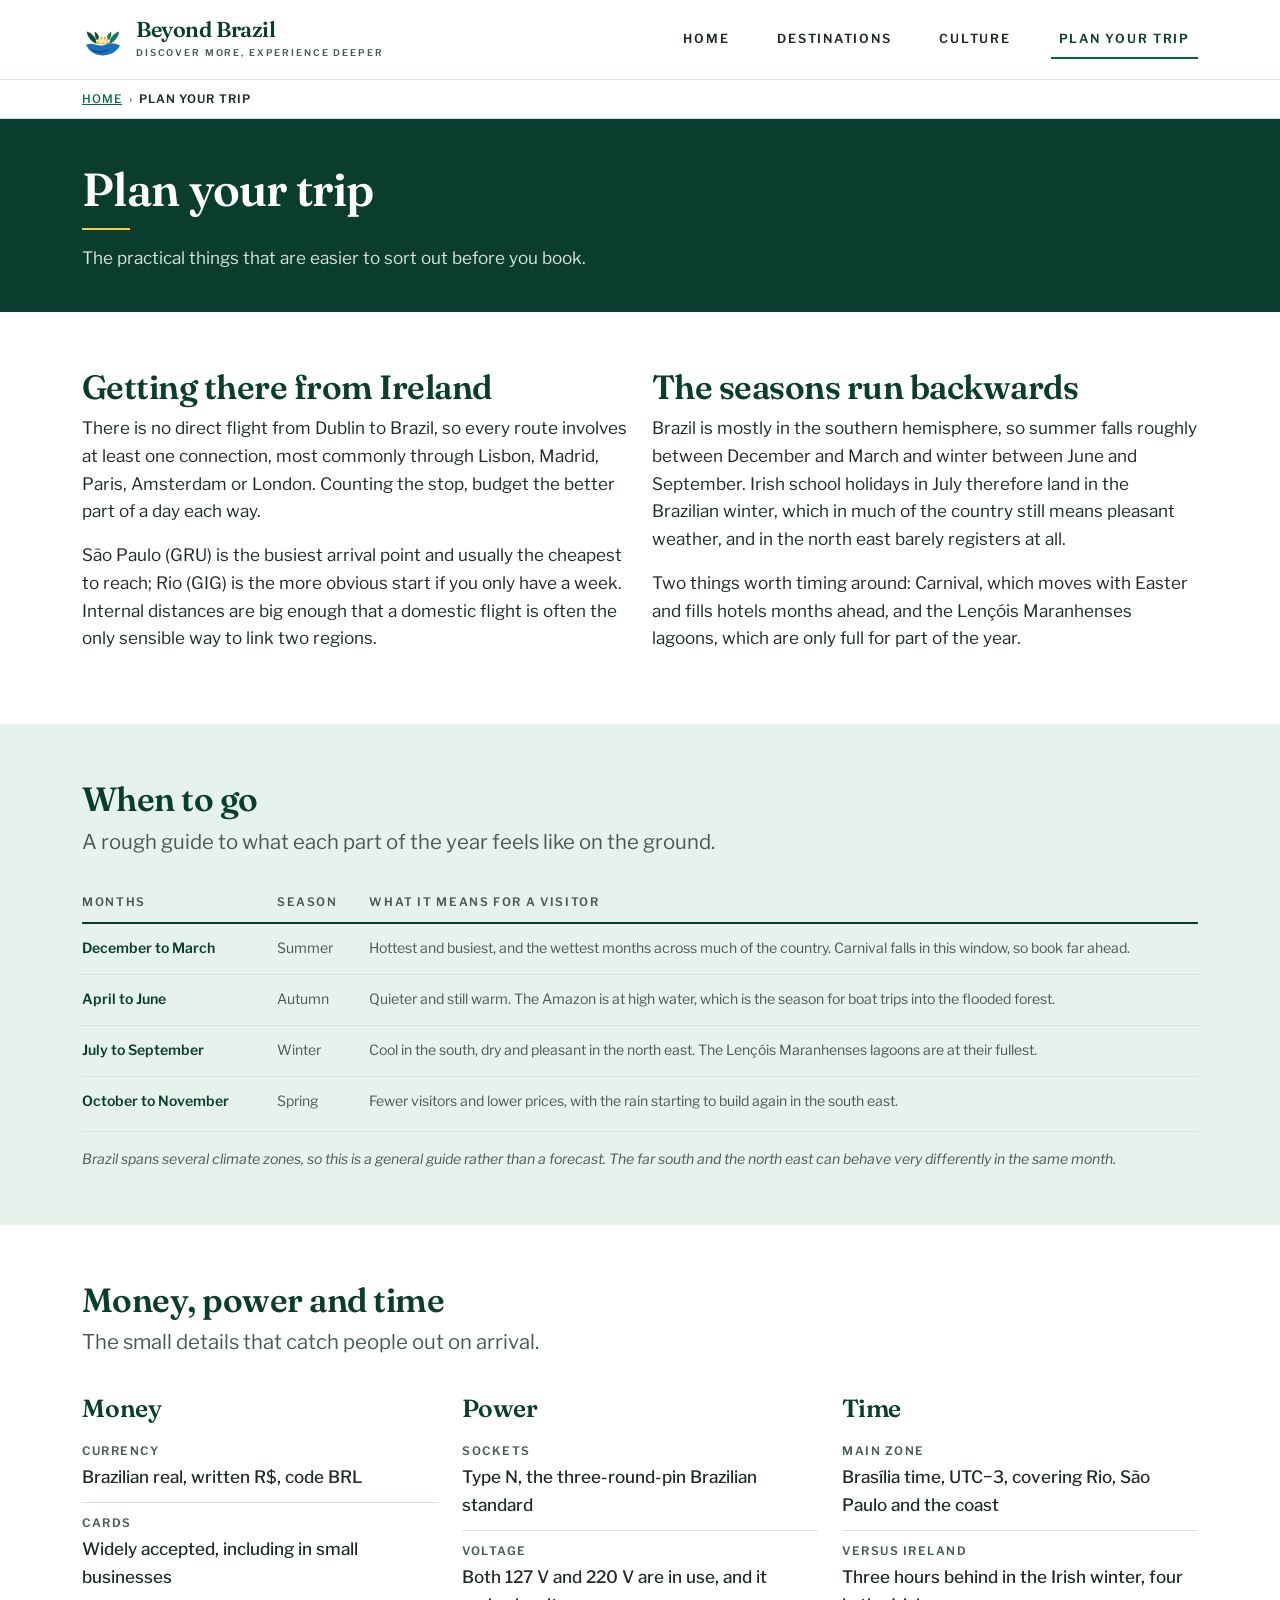
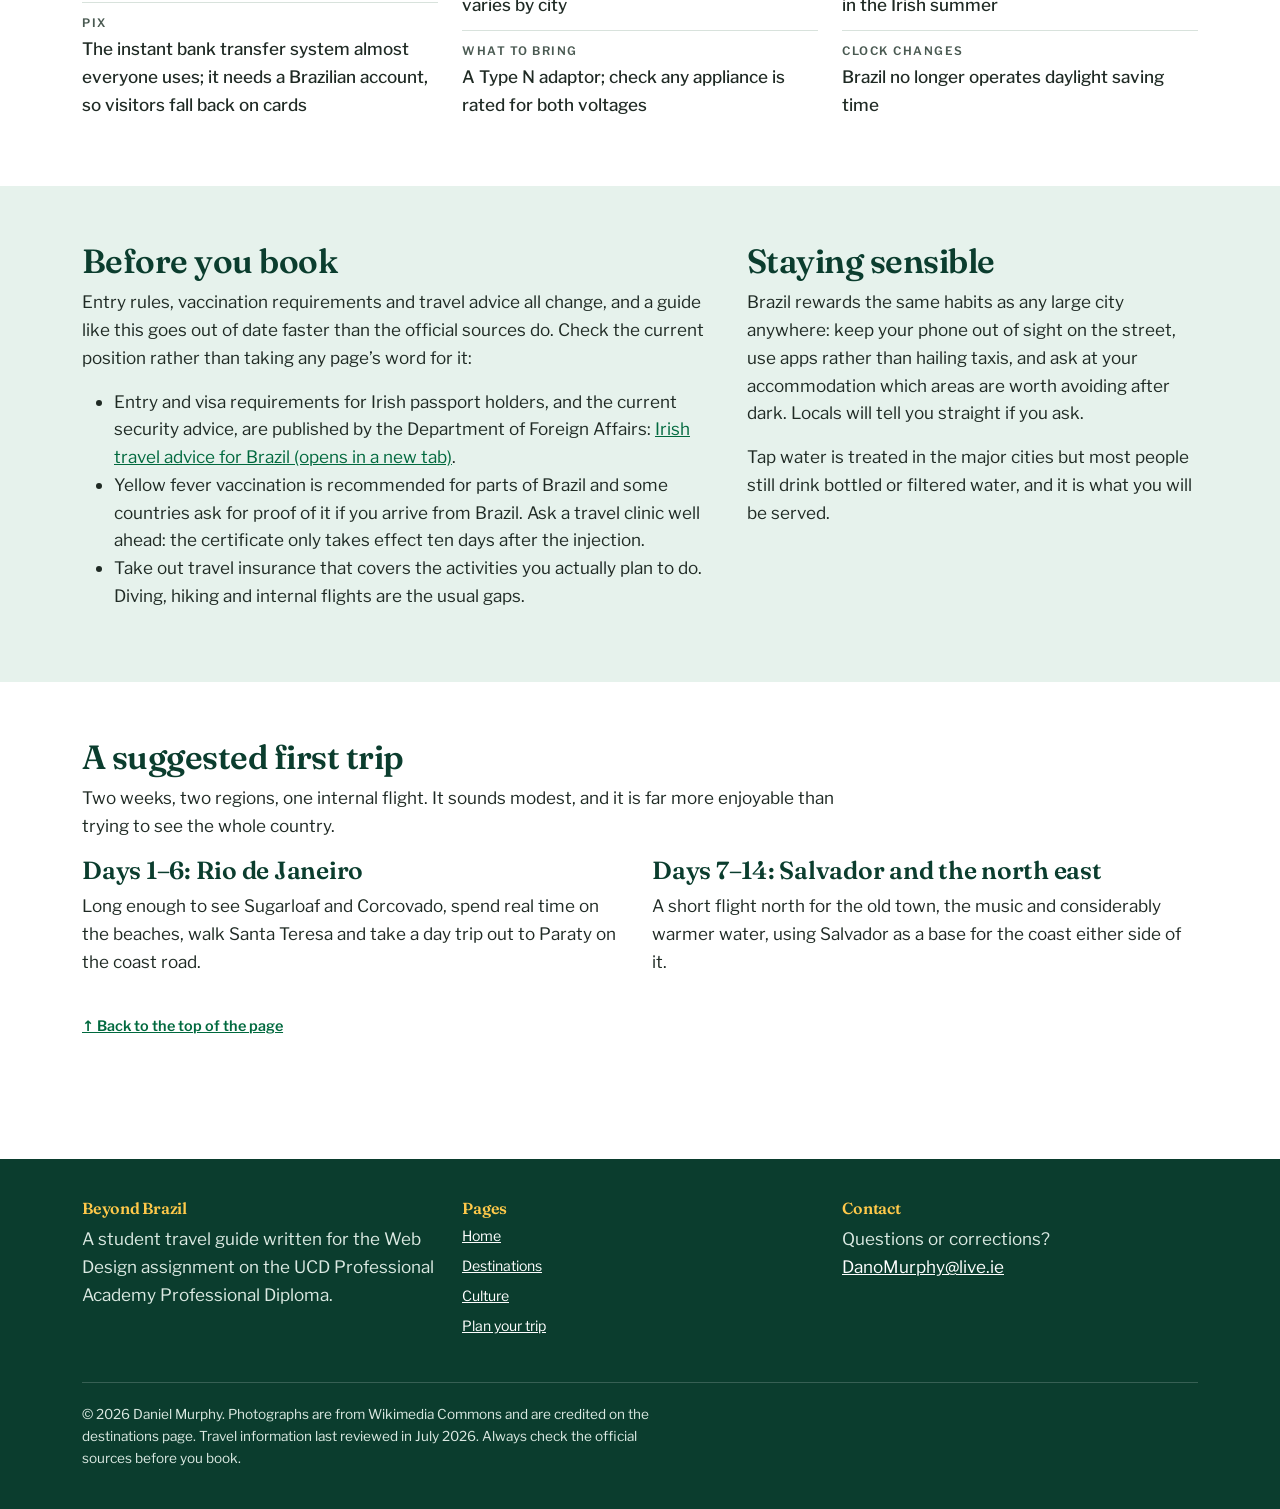
<file: html/plan-your-trip.html>
<!DOCTYPE html>
<html lang="en">
<head>
  <meta charset="utf-8">
  <meta name="viewport" content="width=device-width, initial-scale=1">
  <meta name="description" content="Practical planning for a first trip to Brazil from Ireland: flights and connections, the reversed seasons, money and Pix, plugs and voltage, language and official travel advice.">
  <meta name="author" content="Daniel Murphy">
  <meta name="keywords" content="Brazil travel planning, flights from Dublin to Brazil, Brazil seasons, Brazilian real, Pix, Brazil plugs, travel advice">
  <meta name="theme-color" content="#00693E">
  <title>Plan your trip | Beyond Brazil</title>

  <!-- Canonical URL, so search engines index one version of the page -->
  <link rel="canonical" href="https://danielmurphy2022.github.io/brazil-travel-guide/html/plan-your-trip.html">

  <!-- Open Graph tags - what shows up when the page is shared -->
  <meta property="og:type" content="article">
  <meta property="og:locale" content="en_IE">
  <meta property="og:site_name" content="Beyond Brazil">
  <meta property="og:title" content="Plan your trip | Beyond Brazil">
  <meta property="og:description" content="Flights from Ireland, the reversed seasons, money, plugs and the paperwork to check before you book.">
  <meta property="og:url" content="https://danielmurphy2022.github.io/brazil-travel-guide/html/plan-your-trip.html">
  <meta property="og:image" content="https://danielmurphy2022.github.io/brazil-travel-guide/images/lencois.jpg">
  <meta property="og:image:alt" content="A turquoise rainwater lagoon between white sand dunes at Lencois Maranhenses">
  <meta name="twitter:card" content="summary_large_image">

  <!-- Fonts: Fraunces for headings, Libre Franklin for body text -->
  <link rel="preconnect" href="https://fonts.googleapis.com">
  <link rel="preconnect" href="https://fonts.gstatic.com" crossorigin>
  <link rel="stylesheet" href="https://fonts.googleapis.com/css2?family=Fraunces:opsz,wght@9..144,500;9..144,600;9..144,700&amp;family=Libre+Franklin:ital,wght@0,400;0,500;0,600;1,400&amp;display=swap">

  <!-- Bootstrap 5 for the grid and the collapsing navbar. The integrity
       hash lets the browser check the file was not tampered with. -->
  <link rel="stylesheet" href="https://cdn.jsdelivr.net/npm/bootstrap@5.3.3/dist/css/bootstrap.min.css"
        integrity="sha384-QWTKZyjpPEjISv5WaRU9OFeRpok6YctnYmDr5pNlyT2bRjXh0JMhjY6hW+ALEwIH"
        crossorigin="anonymous">
  <!-- My stylesheet goes last so it can override Bootstrap -->
  <link rel="stylesheet" href="../css/style.css">
  <link rel="icon" href="../images/logo.svg" type="image/svg+xml">
</head>

<body>
  <a class="skip-link" href="#main">Skip to main content</a>

  <!-- Banner / logo area. Same on every page. -->
  <header class="site-header">
    <nav class="navbar navbar-expand-lg site-nav" aria-label="Main navigation">
      <div class="container">
        <a class="navbar-brand" href="../index.html">
          <img src="../images/logo.svg" alt="Beyond Brazil logo" class="brand-logo" width="42" height="42">
          <span class="brand-lockup">
            <span class="brand-name">Beyond Brazil</span>
            <span class="brand-tagline">Discover more, experience deeper</span>
          </span>
        </a>

        <!-- A checkbox opens the menu instead of a script. Checking it is what
             reveals the list, and the label below is the button people see. -->
        <input class="nav-toggle visually-hidden" type="checkbox" id="navToggle">
        <label class="nav-toggle-label" for="navToggle">
          <span class="visually-hidden">Menu</span>
          <span class="nav-toggle-bars"></span>
        </label>

        <div class="collapse navbar-collapse" id="mainMenu">
          <ul class="navbar-nav ms-auto">
            <li class="nav-item"><a class="nav-link" href="../index.html">Home</a></li>
            <li class="nav-item"><a class="nav-link" href="destinations.html">Destinations</a></li>
            <li class="nav-item"><a class="nav-link" href="culture.html">Culture</a></li>
            <li class="nav-item"><a class="nav-link" href="plan-your-trip.html" aria-current="page">Plan your trip</a></li>
          </ul>
        </div>
      </div>
    </nav>
  </header>

  <!-- Breadcrumb: shows where this page sits in the site -->
  <div class="breadcrumb-bar">
    <div class="container">
      <nav aria-label="Breadcrumb">
        <ol class="breadcrumb-list">
          <li><a href="../index.html">Home</a></li>
          <li><span aria-current="page">Plan your trip</span></li>
        </ol>
      </nav>
    </div>
  </div>

  <main id="main">
    <section class="page-hero">
      <div class="container">
        <h1>Plan your trip</h1>
        <p>The practical things that are easier to sort out before you book.</p>
      </div>
    </section>

    <section class="section">
      <div class="container">
        <div class="row g-4">
          <div class="col-12 col-lg-6">
            <h2>Getting there from Ireland</h2>
            <p>
              There is no direct flight from Dublin to Brazil, so every route involves at
              least one connection, most commonly through Lisbon, Madrid, Paris,
              Amsterdam or London. Counting the stop, budget the better part of a day each way.
            </p>
            <p>
              S&atilde;o Paulo (GRU) is the busiest arrival point and usually the cheapest to
              reach; Rio (GIG) is the more obvious start if you only have a week. Internal
              distances are big enough that a domestic flight is often the only sensible
              way to link two regions.
            </p>
          </div>

          <div class="col-12 col-lg-6">
            <h2>The seasons run backwards</h2>
            <p>
              Brazil is mostly in the southern hemisphere, so summer falls roughly between
              December and March and winter between June and September. Irish school
              holidays in July therefore land in the Brazilian winter, which in much of
              the country still means pleasant weather, and in the north east barely
              registers at all.
            </p>
            <p>
              Two things worth timing around: Carnival, which moves with Easter and fills
              hotels months ahead, and the Len&ccedil;&oacute;is Maranhenses lagoons, which are
              only full for part of the year.
            </p>
          </div>
        </div>
      </div>
    </section>

    <!-- Second table, same approach as the one on the destinations page -->
    <section class="section section-tint">
      <div class="container">
        <h2>When to go</h2>
        <p class="section-intro">
          A rough guide to what each part of the year feels like on the ground.
        </p>

        <!-- tabindex so the box can be scrolled with the keyboard too -->
        <div class="table-wrap" role="region" aria-label="Table of Brazilian seasons month by month, scrollable sideways" tabindex="0">
          <table class="data-table">
            <caption>
              Brazil spans several climate zones, so this is a general guide rather than a
              forecast. The far south and the north east can behave very differently
              in the same month.
            </caption>
            <thead>
              <tr>
                <th scope="col">Months</th>
                <th scope="col">Season</th>
                <th scope="col">What it means for a visitor</th>
              </tr>
            </thead>
            <tbody>
              <tr>
                <th scope="row">December to March</th>
                <td>Summer</td>
                <td>Hottest and busiest, and the wettest months across much of the country. Carnival falls in this window, so book far ahead.</td>
              </tr>
              <tr>
                <th scope="row">April to June</th>
                <td>Autumn</td>
                <td>Quieter and still warm. The Amazon is at high water, which is the season for boat trips into the flooded forest.</td>
              </tr>
              <tr>
                <th scope="row">July to September</th>
                <td>Winter</td>
                <td>Cool in the south, dry and pleasant in the north east. The Len&ccedil;&oacute;is Maranhenses lagoons are at their fullest.</td>
              </tr>
              <tr>
                <th scope="row">October to November</th>
                <td>Spring</td>
                <td>Fewer visitors and lower prices, with the rain starting to build again in the south east.</td>
              </tr>
            </tbody>
          </table>
        </div>
      </div>
    </section>

    <section class="section">
      <div class="container">
        <h2>Money, power and time</h2>
        <p class="section-intro">The small details that catch people out on arrival.</p>

        <div class="row g-4">
          <div class="col-12 col-md-4">
            <h3>Money</h3>
            <ul class="fact-list">
              <li>
                <span class="fact-label">Currency</span>
                <span class="fact-value">Brazilian real, written R$, code BRL</span>
              </li>
              <li>
                <span class="fact-label">Cards</span>
                <span class="fact-value">Widely accepted, including in small businesses</span>
              </li>
              <li>
                <span class="fact-label">Pix</span>
                <span class="fact-value">The instant bank transfer system almost everyone uses; it needs a Brazilian account, so visitors fall back on cards</span>
              </li>
            </ul>
          </div>

          <div class="col-12 col-md-4">
            <h3>Power</h3>
            <ul class="fact-list">
              <li>
                <span class="fact-label">Sockets</span>
                <span class="fact-value">Type N, the three-round-pin Brazilian standard</span>
              </li>
              <li>
                <span class="fact-label">Voltage</span>
                <span class="fact-value">Both 127&nbsp;V and 220&nbsp;V are in use, and it varies by city</span>
              </li>
              <li>
                <span class="fact-label">What to bring</span>
                <span class="fact-value">A Type N adaptor; check any appliance is rated for both voltages</span>
              </li>
            </ul>
          </div>

          <div class="col-12 col-md-4">
            <h3>Time</h3>
            <ul class="fact-list">
              <li>
                <span class="fact-label">Main zone</span>
                <span class="fact-value">Bras&iacute;lia time, UTC&minus;3, covering Rio, S&atilde;o Paulo and the coast</span>
              </li>
              <li>
                <span class="fact-label">Versus Ireland</span>
                <span class="fact-value">Three hours behind in the Irish winter, four in the Irish summer</span>
              </li>
              <li>
                <span class="fact-label">Clock changes</span>
                <span class="fact-value">Brazil no longer operates daylight saving time</span>
              </li>
            </ul>
          </div>
        </div>
      </div>
    </section>

    <section class="section section-tint">
      <div class="container">
        <div class="row g-4">
          <div class="col-12 col-lg-7">
            <h2>Before you book</h2>
            <p>
              Entry rules, vaccination requirements and travel advice all change, and a
              guide like this goes out of date faster than the official sources do. Check
              the current position rather than taking any page&rsquo;s word for it:
            </p>
            <ul>
              <li>
                Entry and visa requirements for Irish passport holders, and the current
                security advice, are published by the Department of Foreign Affairs:
                <a href="https://www.ireland.ie/en/dfa/overseas-travel/advice/brazil/" target="_blank" rel="noopener noreferrer">
                  Irish travel advice for Brazil (opens in a new tab)</a>.
              </li>
              <li>
                Yellow fever vaccination is recommended for parts of Brazil and some
                countries ask for proof of it if you arrive from Brazil. Ask a travel
                clinic well ahead: the certificate only takes effect ten days after the
                injection.
              </li>
              <li>
                Take out travel insurance that covers the activities you actually plan to
                do. Diving, hiking and internal flights are the usual gaps.
              </li>
            </ul>
          </div>

          <div class="col-12 col-lg-5">
            <h2>Staying sensible</h2>
            <p>
              Brazil rewards the same habits as any large city anywhere: keep your phone
              out of sight on the street, use apps rather than hailing taxis, and ask at
              your accommodation which areas are worth avoiding after dark. Locals will
              tell you straight if you ask.
            </p>
            <p>
              Tap water is treated in the major cities but most people still drink
              bottled or filtered water, and it is what you will be served.
            </p>
          </div>
        </div>
      </div>
    </section>

    <section class="section">
      <div class="container">
        <h2>A suggested first trip</h2>
        <p>
          Two weeks, two regions, one internal flight. It sounds modest, and it is far
          more enjoyable than trying to see the whole country.
        </p>
        <div class="row g-4">
          <div class="col-12 col-md-6">
            <h3>Days 1&ndash;6: Rio de Janeiro</h3>
            <p>
              Long enough to see Sugarloaf and Corcovado, spend real time on the beaches,
              walk Santa Teresa and take a day trip out to Paraty on the coast road.
            </p>
          </div>
          <div class="col-12 col-md-6">
            <h3>Days 7&ndash;14: Salvador and the north east</h3>
            <p>
              A short flight north for the old town, the music and considerably warmer
              water, using Salvador as a base for the coast either side of it.
            </p>
          </div>
        </div>

        <p><a class="to-top" href="#main">&uarr; Back to the top of the page</a></p>
      </div>
    </section>
  </main>

  <!-- Footer, with the contact section. Same on every page. -->
  <footer class="site-footer">
    <div class="container">
      <div class="row g-4">
        <div class="col-12 col-md-4">
          <h2>Beyond Brazil</h2>
          <p>
            A student travel guide written for the Web Design assignment on the
            UCD Professional Academy Professional Diploma.
          </p>
        </div>

        <div class="col-6 col-md-4">
          <h3>Pages</h3>
          <ul class="footer-list">
            <li><a href="../index.html">Home</a></li>
            <li><a href="destinations.html">Destinations</a></li>
            <li><a href="culture.html">Culture</a></li>
            <li><a href="plan-your-trip.html">Plan your trip</a></li>
          </ul>
        </div>

        <div class="col-6 col-md-4">
          <h3>Contact</h3>
          <address>
            Questions or corrections?<br>
            <a href="mailto:DanoMurphy@live.ie">DanoMurphy@live.ie</a>
          </address>
        </div>
      </div>

      <div class="footer-bottom">
        <p>
          &copy; 2026 Daniel Murphy. Photographs are from Wikimedia Commons and are
          credited on the destinations page.
          Travel information last reviewed in <time datetime="2026-07">July 2026</time>.
          Always check the official sources before you book.
        </p>
      </div>
    </div>
  </footer>

</body>
</html>
</file>
<file: css/style.css>
/* ==========================================================================
   Beyond Brazil - external stylesheet
   Author: Daniel Murphy
   Module 1 - Web Design Assignment, UCD Professional Academy

   Went for a travel-magazine look: serif headings, plain sans for reading.

   Mobile-first - the rules below are the phone layout and the media queries
   add the wider ones. Text colours checked against WCAG AA (4.5:1).
   ========================================================================== */

/* --------------------------------------------------------------------------
   1. Design tokens
   Keeping colours and spacing in custom properties means a single change
   here updates the whole site.
   -------------------------------------------------------------------------- */
:root {
  --brand:        #00693E;  /* deep forest green - primary brand colour   */
  --brand-dark:   #0B3D2E;  /* footer / dark sections                     */
  --brand-light:  #E6F2EC;  /* tinted panel background                    */
  --accent:       #B25900;  /* amber, used for text on light backgrounds  */
  --accent-bright:#FFC94A;  /* brighter amber, only on dark backgrounds   */
  --ink:          #1F2A24;  /* body text                                  */
  --ink-soft:     #4A5A52;  /* secondary text                             */
  --paper:        #FFFFFF;
  --line:         #D8E2DC;  /* hairline borders                           */

  /* Fraunces for headings, Libre Franklin for everything you actually read.
     Libre Franklin was made for small text on screen, which is where the
     default system font looked worst. */
  --font-display: "Fraunces", Georgia, "Times New Roman", serif;
  --font-text: "Libre Franklin", "Segoe UI", system-ui, sans-serif;

  /* Type scale. Every font-size on the site uses one of these seven
     steps instead of a number I picked at random. */
  --step--2: clamp(0.69rem, 0.675rem + 0.07vw, 0.73rem);
  --step--1: clamp(0.82rem, 0.80rem + 0.10vw, 0.88rem);
  --step-0:  clamp(1rem,    0.97rem + 0.15vw, 1.07rem);
  --step-1:  clamp(1.12rem, 1.06rem + 0.28vw, 1.27rem);
  --step-2:  clamp(1.3rem,  1.21rem + 0.44vw, 1.55rem);
  --step-3:  clamp(1.6rem,  1.42rem + 0.85vw, 2.1rem);
  --step-4:  clamp(1.95rem, 1.65rem + 1.5vw, 2.9rem);

  --radius: 10px;
  --shadow: 0 2px 10px rgba(11, 61, 46, 0.10);
  --shadow-lift: 0 10px 24px rgba(11, 61, 46, 0.18);

  /* A curve with some weight to it, rather than the browser default. */
  --ease: cubic-bezier(0.22, 0.61, 0.36, 1);
  --transition: 260ms var(--ease);
}

/* --------------------------------------------------------------------------
   2. Base elements
   -------------------------------------------------------------------------- */
body {
  font-family: var(--font-text);
  font-size: var(--step-0);
  color: var(--ink);
  background-color: var(--paper);
  line-height: 1.62;
  /* Stops the browser faking a bold the font does not actually have */
  font-synthesis: none;
  -webkit-font-smoothing: antialiased;
}

/* All headings use the serif and come off the type scale above. */
h1, h2, h3 {
  font-family: var(--font-display);
  font-optical-sizing: auto;
  font-weight: 600;
  line-height: 1.15;
  letter-spacing: -0.015em;
  color: var(--brand-dark);
}

/* text-wrap: balance stops a heading dropping one word onto line two */
h1 { font-size: var(--step-4); text-wrap: balance; }
h2 { font-size: var(--step-3); margin-top: 2.25rem; text-wrap: balance; }
h3 { font-size: var(--step-2); letter-spacing: -0.01em; }

/* Small amber rule + spaced capitals, used above section headings */
.eyebrow {
  display: flex;
  align-items: center;
  gap: 0.75rem;
  max-width: none;
  margin: 0 0 0.7rem;
  font-family: var(--font-text);
  font-size: var(--step--2);
  font-weight: 600;
  letter-spacing: 0.22em;
  text-transform: uppercase;
  color: var(--accent);
}

.eyebrow::before {
  content: "";
  flex: 0 0 auto;
  width: 2.25rem;
  height: 2px;
  background-color: var(--accent);
}

/* Drop the margin when the heading is first - the section already pads */
.container > h2:first-child,
.container > .row:first-child h2:first-child,
.eyebrow + h2 {
  margin-top: 0;
}

/* Line length. Much past this and it gets hard to find the next line. */
p  { max-width: 64ch; }

a {
  color: var(--brand);
  text-decoration: underline;
}

a:hover,
a:focus {
  color: var(--brand-dark);
}

/* Visited links go a shade darker so you can see where you have been */
a:visited {
  color: var(--brand-dark);
}

/* Keyboard focus ring. The browser default vanishes on coloured
   backgrounds, so I set my own. */
a:focus-visible,
button:focus-visible {
  outline: 3px solid var(--accent);
  outline-offset: 2px;
}

/* Keeps images inside their box instead of pushing the page sideways */
img {
  max-width: 100%;
  height: auto;
}

/* --------------------------------------------------------------------------
   3. Skip link
   Lets a keyboard or screen-reader user jump straight past the navigation.
   It is hidden off-screen until it receives focus.
   -------------------------------------------------------------------------- */
.skip-link {
  position: absolute;
  left: -9999px;
  top: 0;
  z-index: 1100;
  padding: 0.75rem 1.25rem;
  background-color: var(--brand-dark);
  color: var(--paper);
  text-decoration: none;
}

.skip-link:focus {
  left: 0;
}

/* --------------------------------------------------------------------------
   4. Banner / logo area  (identical on every page)
   -------------------------------------------------------------------------- */
/* Sticky banner, slightly see-through so the page shows through it. */
.site-header {
  position: sticky;
  top: 0;
  z-index: 1030;
  background-color: rgba(255, 255, 255, 0.94);
  border-bottom: 1px solid var(--line);
}

/* 0.85 and not lower: any more see-through and the menu links stop
   passing the contrast check once the hero photo scrolls under them. */
@supports (backdrop-filter: blur(2px)) or (-webkit-backdrop-filter: blur(2px)) {
  .site-header {
    background-color: rgba(255, 255, 255, 0.85);
    -webkit-backdrop-filter: blur(14px) saturate(1.5);
    backdrop-filter: blur(14px) saturate(1.5);
  }
}

.site-nav {
  padding-top: 0.85rem;
  padding-bottom: 0.85rem;
}

.navbar-brand {
  display: flex;
  align-items: center;
  gap: 0.75rem;
  color: var(--brand-dark);
  text-decoration: none;
}

.navbar-brand:hover,
.navbar-brand:focus {
  color: var(--brand);
}

.brand-logo {
  width: 42px;
  height: 42px;
  flex: 0 0 auto;
}

.brand-name {
  display: block;
  font-family: var(--font-display);
  font-optical-sizing: auto;
  font-size: 1.35rem;
  font-weight: 600;
  letter-spacing: -0.02em;
  line-height: 1;
}

.brand-tagline {
  display: block;
  margin-top: 0.32rem;
  font-size: 0.58rem;
  font-weight: 600;
  letter-spacing: 0.2em;
  text-transform: uppercase;
  color: var(--ink-soft);
}

/* Navigation. Stacked with thin dividers on a phone; a row of small
   capitals on wider screens, with an underline that slides in on hover. */
.site-nav .nav-link {
  position: relative;
  padding: 0.7rem 0;
  border-bottom: 1px solid var(--line);
  border-radius: 0;
  font-size: 0.78rem;
  font-weight: 600;
  letter-spacing: 0.14em;
  text-transform: uppercase;
  color: var(--ink);
  background-color: transparent;
  transition: color var(--transition);
}

.site-nav .nav-item:last-child .nav-link {
  border-bottom: 0;
}

.site-nav .nav-link::after {
  content: "";
  position: absolute;
  left: 0;
  right: 0;
  bottom: 0.35rem;
  height: 2px;
  background-color: var(--accent);
  transform: scaleX(0);
  transform-origin: left;
  transition: transform var(--transition);
}

.site-nav .nav-link:hover,
.site-nav .nav-link:focus {
  color: var(--brand-dark);
  background-color: transparent;
}

.site-nav .nav-link:hover::after,
.site-nav .nav-link:focus-visible::after {
  transform: scaleX(1);
}

/* Uses aria-current, the same attribute the screen reader reads */
.site-nav .nav-link[aria-current="page"] {
  color: var(--brand-dark);
  background-color: transparent;
}

.site-nav .nav-link[aria-current="page"]::after {
  background-color: var(--brand);
  transform: scaleX(1);
}

/* The menu button on a phone. There is no script behind it: the checkbox
   holds the open or closed state, and the rules below react to it. The
   checkbox itself is off-screen but still reachable with the keyboard. */
.nav-toggle-label {
  display: inline-flex;
  align-items: center;
  justify-content: center;
  /* It is a flex item next to a wide brand, so stop it being squeezed */
  flex: 0 0 auto;
  width: 2.9rem;
  height: 2.6rem;
  border: 1px solid var(--line);
  border-radius: 0.3rem;
  cursor: pointer;
}

.nav-toggle-bars,
.nav-toggle-bars::before,
.nav-toggle-bars::after {
  display: block;
  width: 1.3rem;
  height: 2px;
  background-color: var(--ink);
}

.nav-toggle-bars {
  position: relative;
}

.nav-toggle-bars::before,
.nav-toggle-bars::after {
  content: "";
  position: absolute;
  left: 0;
}

.nav-toggle-bars::before {
  top: -0.45rem;
}

.nav-toggle-bars::after {
  top: 0.45rem;
}

/* Checked means open. The id beats Bootstrap's rule that hides the panel. */
#navToggle:checked ~ .navbar-collapse {
  display: block;
}

/* The checkbox is off-screen, so the outline has to land on the label */
#navToggle:focus-visible + .nav-toggle-label {
  outline: 2px solid var(--brand);
  outline-offset: 2px;
}

/* --------------------------------------------------------------------------
   5. Hero
   The photograph is applied here rather than as an <img> because it is
   decorative background; the page still carries its meaning in the heading.
   -------------------------------------------------------------------------- */
.hero {
  /* Text sits on the left, so the overlay is darkest there and fades
     across to let the sunset show. Both colours pass the contrast check. */
  position: relative;
  display: flex;
  align-items: center;
  min-height: 32rem;
  padding: 4.5rem 0 5.5rem;
  background-image:
    linear-gradient(97deg,
                    rgba(9, 45, 34, 0.92) 0%,
                    rgba(9, 45, 34, 0.82) 42%,
                    rgba(9, 45, 34, 0.40) 72%,
                    rgba(9, 45, 34, 0.24) 100%),
    url("../images/hero-cristo.jpg");
  background-size: cover;
  background-position: 62% center;
  color: var(--paper);
}

/* Fine grain over the photo, for a printed look. Decorative only. It comes
   first in the markup, so the text and buttons still sit on top of it and
   are still clickable - I checked. */
.hero::before {
  content: "";
  position: absolute;
  inset: 0;
  opacity: 0.35;
  background-image: url("data:image/svg+xml;charset=utf-8,%3Csvg xmlns='http://www.w3.org/2000/svg' width='120' height='120'%3E%3Cfilter id='n'%3E%3CfeTurbulence type='fractalNoise' baseFrequency='0.9' numOctaves='3'/%3E%3C/filter%3E%3Crect width='120' height='120' filter='url(%23n)' opacity='0.32'/%3E%3C/svg%3E");
}

.hero .container {
  position: relative;   /* keeps the text above the grain layer */
  width: 100%;
}

.hero-inner {
  max-width: 40rem;
}

.hero .eyebrow {
  color: var(--accent-bright);
}

.hero .eyebrow::before {
  background-color: var(--accent-bright);
}

.hero h1 {
  margin: 0 0 1.15rem;
  font-size: clamp(2.4rem, 8.5vw, 4.4rem);
  line-height: 1.03;
  letter-spacing: -0.028em;
  color: var(--paper);
}

/* Just the one word in amber. Decoration - it does not carry meaning. */
.hero-accent {
  color: var(--accent-bright);
  font-style: italic;
}

.hero p {
  max-width: 32rem;
  margin: 0;
  font-size: 1.06rem;
  color: #E4F0E9;
}

/* Needs .hero .hero-actions, not just .hero-actions - the .hero p rule
   above was winning and killing this margin. Buttons stack full width on
   a phone so they are the same size and easy to tap. */
.hero .hero-actions {
  display: flex;
  flex-direction: column;
  align-items: stretch;
  gap: 0.75rem;
  max-width: 20rem;
  margin: 2.25rem 0 0;
}

.hero .hero-actions .btn-brand {
  text-align: center;
}

/* Smaller hero for the inner pages, with the same amber rule under it */
.page-hero {
  background-color: var(--brand-dark);
  color: var(--paper);
  padding: 2.75rem 0 2.5rem;
}

.page-hero h1 {
  position: relative;
  padding-bottom: 0.85rem;
  margin-bottom: 0.85rem;
  color: var(--paper);
  font-size: clamp(1.9rem, 5.5vw, 2.9rem);
}

.page-hero h1::after {
  content: "";
  position: absolute;
  left: 0;
  bottom: 0;
  width: 3rem;
  height: 2px;
  background-color: var(--accent-bright);
}

.page-hero p {
  color: #D6E6DE;
  margin-bottom: 0;
}

/* --------------------------------------------------------------------------
   6. Buttons
   -------------------------------------------------------------------------- */
.btn-brand {
  background-color: var(--brand);
  color: var(--paper);
  border: 2px solid var(--brand);
  font-weight: 600;
  padding: 0.6rem 1.4rem;
  border-radius: var(--radius);
  text-decoration: none;
  display: inline-block;
  transition: background-color var(--transition), transform var(--transition);
}

.btn-brand:hover,
.btn-brand:focus {
  background-color: var(--brand-dark);
  border-color: var(--brand-dark);
  color: var(--paper);
  transform: translateY(-2px);
}

.btn-on-dark {
  background-color: var(--paper);
  color: var(--brand-dark);
  border-color: var(--paper);
}

.btn-on-dark:hover,
.btn-on-dark:focus {
  background-color: var(--accent-bright);
  border-color: var(--accent-bright);
  color: var(--brand-dark);
}

/* Amber for the main button - green on a dark photo disappeared */
.btn-amber,
.btn-amber:visited {
  background-color: var(--accent-bright);
  border-color: var(--accent-bright);
  color: var(--brand-dark);
}

.btn-amber:hover,
.btn-amber:focus {
  background-color: var(--paper);
  border-color: var(--paper);
  color: var(--brand-dark);
}

/* Arrow nudges forward on hover */
.btn-arrow {
  display: inline-block;
  margin-left: 0.35rem;
  transition: transform var(--transition);
}

.btn-brand:hover .btn-arrow,
.btn-brand:focus .btn-arrow {
  transform: translateX(0.25rem);
}

/* Outlined, so it does not compete with the main button */
.btn-ghost,
.btn-ghost:visited {
  background-color: transparent;
  border-color: var(--paper);
  color: var(--paper);
}

.btn-ghost:hover,
.btn-ghost:focus {
  background-color: var(--paper);
  border-color: var(--paper);
  color: var(--brand-dark);
}

/* --------------------------------------------------------------------------
   7. Sections and cards
   -------------------------------------------------------------------------- */
.section {
  padding: 2.5rem 0;
}

.section-tint {
  background-color: var(--brand-light);
}

/* Intro line under a heading. Bigger and looser than body text. */
.section-intro {
  max-width: 50ch;
  margin-bottom: 2.25rem;
  font-size: var(--step-1);
  line-height: 1.5;
  color: var(--ink-soft);
}

/* Line above each destination heading */
.dest-entry > h3:first-child {
  padding-top: 1.1rem;
  margin-top: 0;
  border-top: 2px solid var(--brand);
}

.card-feature {
  background-color: var(--paper);
  border: 1px solid var(--line);
  border-radius: var(--radius);
  box-shadow: var(--shadow);
  overflow: hidden;
  height: 100%;
  transition: transform var(--transition), box-shadow var(--transition);
}

/* Bonus feature: CSS transition on hover and on keyboard focus */
.card-feature:hover,
.card-feature:focus-within {
  transform: translateY(-6px);
  box-shadow: var(--shadow-lift);
}

.card-feature img {
  width: 100%;
  aspect-ratio: 3 / 2;
  object-fit: cover;
}

.card-body-pad {
  padding: 1.1rem 1.25rem 1.4rem;
}

.card-body-pad h3 {
  margin-top: 0;
}

/* --------------------------------------------------------------------------
   8. Fact list on the home page
   -------------------------------------------------------------------------- */
.fact-list {
  list-style: none;
  padding-left: 0;
  margin: 0;
}

.fact-list li {
  border-bottom: 1px solid var(--line);
  padding: 0.7rem 0;
}

.fact-list li:last-child {
  border-bottom: 0;
}

.fact-label {
  display: block;
  margin-bottom: 0.15rem;
  font-size: var(--step--2);
  font-weight: 600;
  letter-spacing: 0.13em;
  text-transform: uppercase;
  color: var(--ink-soft);
}

.fact-value {
  font-weight: 500;
  font-variant-numeric: tabular-nums lining-nums;
}

/* --------------------------------------------------------------------------
   9. BONUS FEATURE - pure CSS image gallery
   No JavaScript: the caption is moved out of view with transform and slides
   back in on hover or keyboard focus, driven only by a CSS transition.
   -------------------------------------------------------------------------- */
.gallery {
  display: grid;
  grid-template-columns: 1fr;          /* one column on a phone */
  gap: 1rem;
  padding-left: 0;
  list-style: none;
  margin: 0;
}

.gallery-item {
  position: relative;
  overflow: hidden;
  border-radius: var(--radius);
  box-shadow: var(--shadow);
}

.gallery-item img {
  display: block;
  width: 100%;
  aspect-ratio: 4 / 3;
  object-fit: cover;
  transition: transform 400ms ease;
}

.gallery-item:hover img,
.gallery-item:focus-within img {
  transform: scale(1.07);
}

.gallery-caption {
  position: absolute;
  left: 0;
  right: 0;
  bottom: 0;
  padding: 0.9rem 1.1rem;
  background-color: rgba(11, 61, 46, 0.9);
  color: #D9E8E1;
  font-size: var(--step--1);
  line-height: 1.35;
  transform: translateY(100%);
  transition: transform var(--transition);
}

.gallery-item:hover .gallery-caption,
.gallery-item:focus-within .gallery-caption {
  transform: translateY(0);
}

.gallery-caption strong {
  display: block;
  margin-bottom: 0.12rem;
  font-family: var(--font-display);
  font-size: var(--step-0);
  font-weight: 600;
  letter-spacing: -0.01em;
  color: var(--accent-bright);
}

/* No hover on a touch screen, so just show the caption all the time */
@media (hover: none) {
  .gallery-caption {
    transform: translateY(0);
  }
}

/* Respect a visitor who has asked their system to reduce motion. */
@media (prefers-reduced-motion: reduce) {
  * {
    transition-duration: 0.01ms !important;
    animation-duration: 0.01ms !important;
  }
}

/* --------------------------------------------------------------------------
   10. Table
   The wrapper allows the table itself to scroll on a narrow screen instead
   of pushing the whole page sideways.
   -------------------------------------------------------------------------- */
/* Ruled instead of boxed: no outer frame, no striped rows, just a thick
   line under the headings and a thin one between rows. */
.table-wrap {
  overflow-x: auto;
  border: 0;
  border-radius: 0;
}

/* It can be focused, so it needs its own focus ring */
.table-wrap:focus-visible {
  outline: 3px solid var(--accent);
  outline-offset: 2px;
}

.data-table {
  width: 100%;
  border-collapse: collapse;
  min-width: 36rem;
  margin: 0;
  font-size: var(--step--1);
  /* Lining, fixed-width figures, so the years form a straight column */
  font-variant-numeric: tabular-nums lining-nums;
}

.data-table caption {
  caption-side: bottom;
  padding: 1rem 0 0;
  border-top: 1px solid var(--line);
  margin-top: 0.25rem;
  font-size: var(--step--1);
  font-style: italic;
  line-height: 1.5;
  color: var(--ink-soft);
  text-align: left;
}

.data-table th,
.data-table td {
  padding: 0.85rem 1.5rem 0.85rem 0;
  border-bottom: 1px solid var(--line);
  text-align: left;
  vertical-align: baseline;
}

.data-table th:last-child,
.data-table td:last-child {
  padding-right: 0;
}

.data-table thead th {
  padding-top: 0;
  padding-bottom: 0.6rem;
  border-bottom: 2px solid var(--brand-dark);
  background-color: transparent;
  color: var(--ink-soft);
  font-size: var(--step--2);
  font-weight: 600;
  letter-spacing: 0.14em;
  text-transform: uppercase;
}

/* The site name is the row's own heading, so it carries the weight */
.data-table tbody th[scope="row"] {
  font-weight: 600;
  color: var(--brand-dark);
  padding-right: 2rem;
}

.data-table tbody td {
  color: var(--ink-soft);
}

.data-table tbody tr:last-child th,
.data-table tbody tr:last-child td {
  border-bottom: 0;
}

/* Dot plus a word, not a coloured pill. The word says it on its own, so
   the colour is never doing the work by itself. */
.tag {
  display: inline-flex;
  align-items: baseline;
  gap: 0.45rem;
  font-size: var(--step--2);
  font-weight: 600;
  letter-spacing: 0.1em;
  text-transform: uppercase;
  white-space: nowrap;
}

.tag::before {
  content: "";
  width: 0.45rem;
  height: 0.45rem;
  border-radius: 50%;
  background-color: currentColor;
}

.tag-cultural { color: #7A4100; }
.tag-natural  { color: #005E37; }
.tag-mixed    { color: #4B3A8F; }

/* --------------------------------------------------------------------------
   11. Video (bonus feature on the culture page)
   The padding-bottom trick keeps a 16:9 box at any width.
   -------------------------------------------------------------------------- */
.video-frame {
  position: relative;
  width: 100%;
  padding-bottom: 56.25%;      /* 9 / 16 = 0.5625 */
  height: 0;
  overflow: hidden;
  border-radius: var(--radius);
  box-shadow: var(--shadow);
}

.video-frame iframe {
  position: absolute;
  top: 0;
  left: 0;
  width: 100%;
  height: 100%;
  border: 0;
}

/* --------------------------------------------------------------------------
   12. Footer (identical on every page, holds the contact e-mail link)
   -------------------------------------------------------------------------- */
.site-footer {
  background-color: var(--brand-dark);
  color: #DCEAE3;
  padding: 2.5rem 0 1.5rem;
  margin-top: 3rem;
}

.site-footer h2,
.site-footer h3 {
  color: var(--accent-bright);
  font-size: 1rem;
  margin-top: 0;
}

.site-footer a,
.site-footer a:visited {
  color: var(--paper);
}

.site-footer a:hover,
.site-footer a:focus {
  color: var(--accent-bright);
}

.footer-list {
  list-style: none;
  padding-left: 0;
  font-size: var(--step--1);
}

.footer-list li {
  margin-bottom: 0.45rem;
}

/* Photo credits, set small in a ruled column */
.credits {
  list-style: none;
  margin: 0;
  padding: 0;
  border-top: 1px solid var(--line);
  font-size: var(--step--1);
  line-height: 1.45;
  color: var(--ink-soft);
  columns: 1;
}

.credits li {
  padding: 0.55rem 0;
  border-bottom: 1px solid var(--line);
  break-inside: avoid;
}

.footer-bottom {
  border-top: 1px solid rgba(255, 255, 255, 0.18);
  margin-top: 1.75rem;
  padding-top: 1.25rem;
  font-size: 0.85rem;
}

/* --------------------------------------------------------------------------
   12b. Portrait photo strip on the home page
   The photographs are portrait, so they get their own row rather than being
   squeezed into the 4:3 frames the gallery uses.
   -------------------------------------------------------------------------- */
.photo-strip {
  display: grid;
  grid-template-columns: 1fr;
  gap: 1.5rem;
  list-style: none;
  padding-left: 0;
  margin: 0;
}

.photo-strip figure {
  margin: 0;
  height: 100%;
}

.photo-strip img {
  width: 100%;
  aspect-ratio: 3 / 4;
  object-fit: cover;
  border-radius: var(--radius);
  box-shadow: var(--shadow);
}

.photo-strip figcaption {
  padding-top: 0.85rem;
  margin-top: 0.85rem;
  border-top: 1px solid var(--line);
  font-size: var(--step--1);
  line-height: 1.45;
  color: var(--ink-soft);
}

.photo-strip figcaption strong {
  display: block;
  margin-bottom: 0.2rem;
  font-family: var(--font-display);
  font-size: var(--step-0);
  font-weight: 600;
  letter-spacing: -0.01em;
  color: var(--brand-dark);
}

/* --------------------------------------------------------------------------
   13. Breadcrumb trail on the three inner pages
   A second, smaller navigation that shows where the page sits in the site.
   -------------------------------------------------------------------------- */
.breadcrumb-bar {
  background-color: var(--paper);
  border-bottom: 1px solid var(--line);
  padding: 0.6rem 0;
}

.breadcrumb-list {
  list-style: none;
  display: flex;
  flex-wrap: wrap;
  gap: 0.4rem;
  margin: 0;
  padding-left: 0;
  font-size: var(--step--2);
  font-weight: 500;
  letter-spacing: 0.09em;
  text-transform: uppercase;
  color: var(--ink-soft);
}

/* Separator done in CSS so a screen reader does not read it out */
.breadcrumb-list li + li::before {
  content: "\203A";
  margin-right: 0.4rem;
  color: var(--ink-soft);
}

.breadcrumb-list [aria-current="page"] {
  font-weight: 600;
  color: var(--ink);
}

/* --------------------------------------------------------------------------
   14. "At a glance" definition lists under each destination
   A <dl> is the correct element for label-and-value pairs like these.
   -------------------------------------------------------------------------- */
/* Ruled like the table above, for the same reason */
.spec-list {
  display: grid;
  grid-template-columns: minmax(6rem, auto) 1fr;
  gap: 0;
  margin: 0 0 1.5rem;
  padding: 0;
  background: none;
  border: 0;
  border-top: 2px solid var(--brand-dark);
  font-size: var(--step--1);
}

/* Extra padding on top because the label is smaller than the value and
   was sitting slightly high */
.spec-list dt {
  padding: 0.78rem 1.5rem 0.62rem 0;
  border-bottom: 1px solid var(--line);
  font-size: var(--step--2);
  font-weight: 600;
  letter-spacing: 0.13em;
  text-transform: uppercase;
  color: var(--ink-soft);
}

.spec-list dd {
  margin: 0;
  padding: 0.62rem 0;
  border-bottom: 1px solid var(--line);
  font-weight: 500;
  color: var(--ink);
  font-variant-numeric: tabular-nums lining-nums;
}

/* Version for the Portuguese phrases - they keep their own capitals */
.spec-list-phrases dt {
  text-transform: none;
  letter-spacing: 0;
  font-family: var(--font-display);
  font-size: var(--step-0);
  font-weight: 600;
  color: var(--brand-dark);
  font-style: italic;
}

.spec-list-phrases dd {
  font-weight: 400;
  color: var(--ink-soft);
}

/* --------------------------------------------------------------------------
   15. Anchor targets
   Picking a photo jumps you down to its write-up. This highlights the one
   you landed on, and stops the heading hiding under the navbar.
   -------------------------------------------------------------------------- */
[id] {
  scroll-margin-top: 1.5rem;
}

.section-tint article:target {
  background-color: var(--paper);
  box-shadow: var(--shadow);
  border-radius: var(--radius);
  outline: 2px solid var(--brand);
  outline-offset: 4px;
}

/* --------------------------------------------------------------------------
   16. Back-to-top link, at the foot of the longer pages
   -------------------------------------------------------------------------- */
.to-top {
  display: inline-block;
  margin-top: 1.5rem;
  font-size: 0.9rem;
  font-weight: 600;
}

/* Smooth scroll, but not for anyone who asked for reduced motion */
@media (prefers-reduced-motion: no-preference) {
  html {
    scroll-behavior: smooth;
  }
}

::selection {
  background-color: var(--brand-light);
  color: var(--brand-dark);
}

/* --------------------------------------------------------------------------
   17. Larger screens
   Everything above is the phone layout. These blocks add the wider grid.
   -------------------------------------------------------------------------- */
@media (min-width: 576px) {
  .gallery {
    grid-template-columns: repeat(2, 1fr);
  }
}

@media (min-width: 576px) {
  /* Enough width for the two buttons to sit side by side at their own size */
  .hero .hero-actions {
    flex-direction: row;
    flex-wrap: wrap;
    align-items: center;
    max-width: none;
    gap: 0.85rem;
  }
}

@media (min-width: 768px) {
  .photo-strip {
    grid-template-columns: repeat(3, 1fr);
  }
}

@media (min-width: 768px) {
  /* Two columns once there is room, so the list is not so long */
  .credits {
    columns: 2;
    column-gap: 2.5rem;
  }

  .hero {
    min-height: 38rem;
    padding: 6rem 0 7rem;
  }

  .section {
    padding: 3.5rem 0;
  }
}

@media (min-width: 992px) {
  .gallery {
    grid-template-columns: repeat(3, 1fr);
  }

  .hero {
    min-height: 42rem;
  }

  .hero p {
    font-size: 1.15rem;
  }

  /* Wide enough for the full menu, so the button is not needed */
  .nav-toggle-label {
    display: none;
  }

  /* Menu is a row now, so drop the dividers and add the underline */
  .site-nav .nav-link {
    padding: 0.5rem 0;
    margin-left: 2rem;
    border-bottom: 0;
  }

  .site-nav .nav-link::after {
    bottom: -0.1rem;
  }
}

/* --------------------------------------------------------------------------
   18. Print
   People print travel guides, so drop the menu and the video and write out
   where each link goes, since you cannot click paper.
   -------------------------------------------------------------------------- */
@media print {
  .site-header,
  .breadcrumb-bar,
  .site-footer,
  .skip-link,
  .to-top,
  .video-frame,
  .btn-brand {
    display: none;
  }

  body {
    color: #000;
    background: #fff;
    font-size: 11pt;
  }

  .hero,
  .page-hero {
    background: none;
    color: #000;
    padding: 0 0 1rem;
  }

  .hero h1,
  .page-hero h1,
  .page-hero p {
    color: #000;
  }

  .section,
  .section-tint {
    background: none;
    padding: 0.75rem 0;
  }

  /* Print the address of every external link, since a printed page cannot
     be clicked. */
  main a[href^="http"]::after {
    content: " (" attr(href) ")";
    font-size: 9pt;
    word-break: break-all;
  }

  /* Never split a table row or a write-up across two sheets. */
  tr,
  article,
  .spec-list {
    page-break-inside: avoid;
  }
}
</file>
